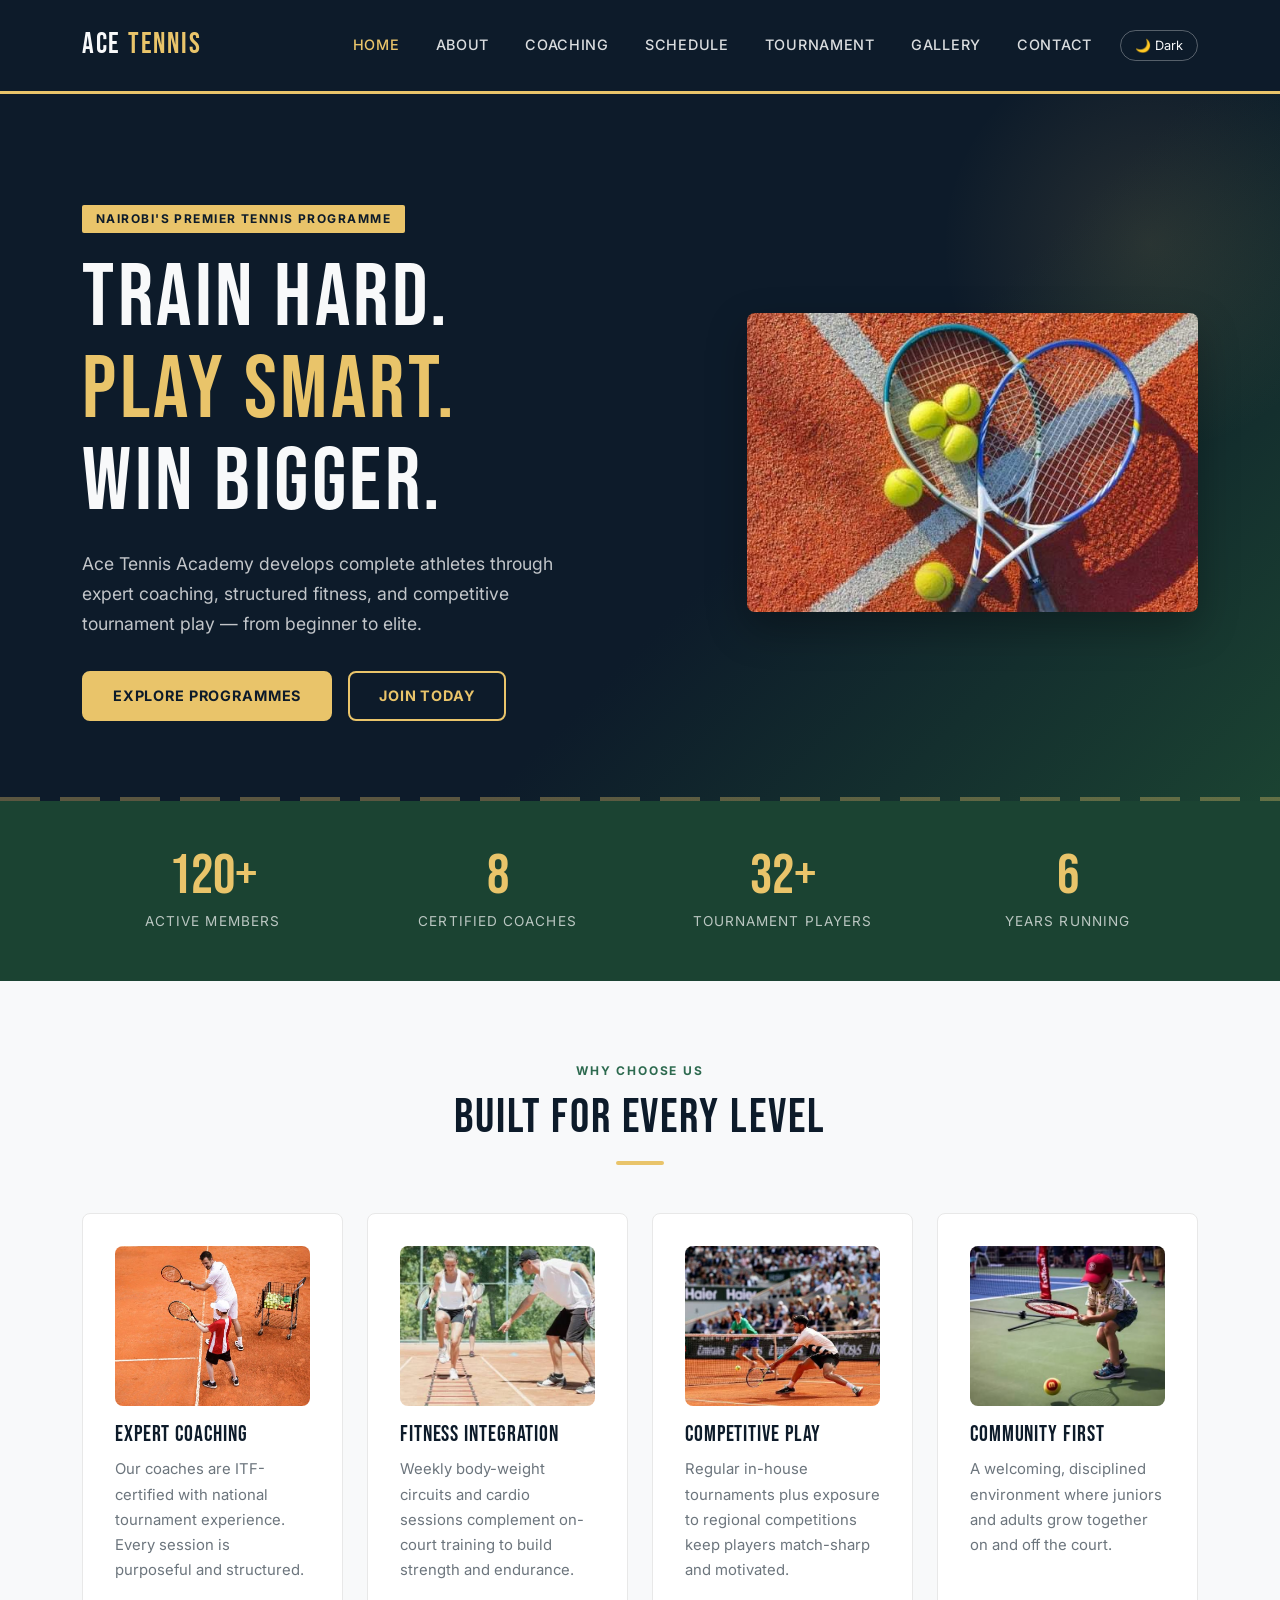
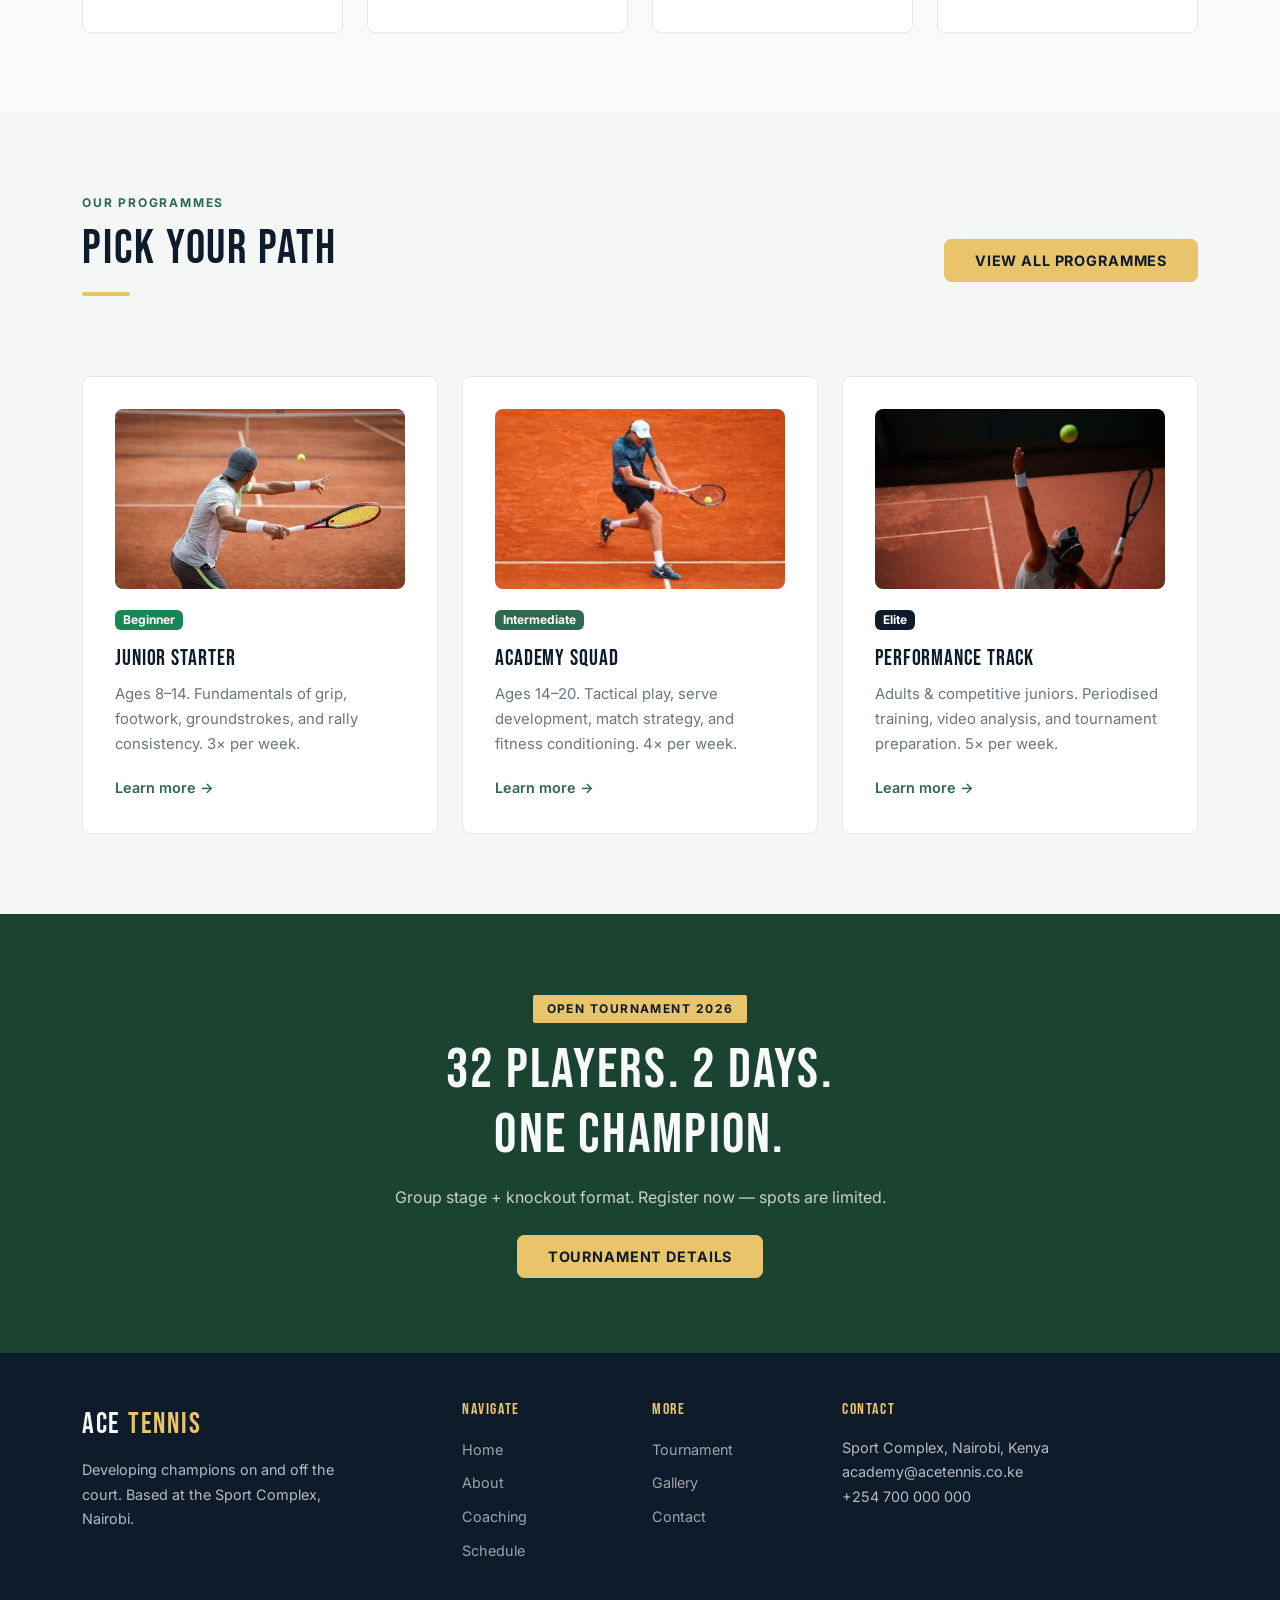
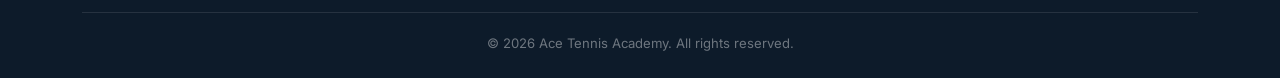
<file: tennis-academy/index.html>
<!DOCTYPE html>
<html lang="en">
<head>
  <!-- Character encoding and responsive viewport meta tag -->
  <meta charset="UTF-8" />
  <meta name="viewport" content="width=device-width, initial-scale=1.0" />
  <title>Ace Tennis Academy | Home</title>
  <!-- Bootstrap 5.3 CSS framework for responsive grid and components -->
  <link rel="stylesheet" href="https://cdn.jsdelivr.net/npm/bootstrap@5.3.3/dist/css/bootstrap.min.css" />
  <!-- Custom site-wide styles that override and extend Bootstrap defaults -->
  <link rel="stylesheet" href="css/style.css" />
</head>
<body>

<!-- Navigation Bar
     - Shared across all 7 pages with identical markup
     - sticky-top: stays fixed at the top of the viewport while scrolling
     - navbar-expand-lg: full horizontal menu on large screens, hamburger toggle on mobile
     - Dark mode toggle button is included as the last nav item -->
<nav class="navbar navbar-expand-lg sticky-top">
  <div class="container">
    <a class="navbar-brand" href="index.html">ACE <span>TENNIS</span></a>
    <button class="navbar-toggler" type="button" data-bs-toggle="collapse" data-bs-target="#navMenu" aria-controls="navMenu" aria-expanded="false" aria-label="Toggle navigation">
      <span class="navbar-toggler-icon"></span>
    </button>
    <div class="collapse navbar-collapse" id="navMenu">
      <ul class="navbar-nav ms-auto align-items-lg-center gap-lg-1">
        <li class="nav-item"><a class="nav-link" href="index.html">Home</a></li>
        <li class="nav-item"><a class="nav-link" href="about.html">About</a></li>
        <li class="nav-item"><a class="nav-link" href="coaching.html">Coaching</a></li>
        <li class="nav-item"><a class="nav-link" href="schedule.html">Schedule</a></li>
        <li class="nav-item"><a class="nav-link" href="tournament.html">Tournament</a></li>
        <li class="nav-item"><a class="nav-link" href="gallery.html">Gallery</a></li>
        <li class="nav-item"><a class="nav-link" href="contact.html">Contact</a></li>
        <li class="nav-item ms-lg-2">
          <button id="darkModeToggle">🌙 Dark</button>
        </li>
      </ul>
    </div>
  </div>
</nav>

<!-- Hero Section — Main landing area
     - Full-width gradient background (dark to green)
     - Two-column layout: text content (col-lg-7) and hero image (col-lg-5)
     - Hero image column is hidden on mobile (d-none d-lg-block) for cleaner layout
     - Contains primary CTA buttons linking to coaching and contact pages
     - Decorative gold dashed court line at the bottom via .hero-court-line -->
<section class="hero">
  <div class="container">
    <div class="row align-items-center">
      <div class="col-lg-7">
        <span class="hero-tag">Nairobi's Premier Tennis Programme</span>
        <h1>Train Hard.<br><span>Play Smart.</span><br>Win Bigger.</h1>
        <p>Ace Tennis Academy develops complete athletes through expert coaching, structured fitness, and competitive tournament play — from beginner to elite.</p>
        <div class="d-flex flex-wrap gap-3">
          <a href="coaching.html" class="btn-gold">Explore Programmes</a>
          <a href="contact.html" class="btn-outline-gold">Join Today</a>
        </div>
      </div>
      <div class="col-lg-5 d-none d-lg-block text-center mt-4 mt-lg-0">
        <img src="images/gallery/hero-training.jpg" alt="Tennis rackets and balls on court" style="border-radius: var(--radius); max-height: 360px; object-fit: cover; box-shadow: 0 16px 40px rgba(0,0,0,0.3);">
      </div>
    </div>
  </div>
  <div class="hero-court-line"></div>
</section>

<!-- Statistics Bar — Key academy numbers displayed in a green banner
     - col-6 col-md-3: 2 columns on mobile, 4 columns on tablet and above
     - Each stat uses "reveal" class for scroll-triggered fade-in animation (handled by main.js)
     - Numbers are styled with Bebas Neue font and gold colour for visual impact -->
<div class="stats-bar">
  <div class="container">
    <div class="row g-4 text-center">
      <div class="col-6 col-md-3 stat-item reveal">
        <div class="stat-number">120+</div>
        <div class="stat-label">Active Members</div>
      </div>
      <div class="col-6 col-md-3 stat-item reveal">
        <div class="stat-number">8</div>
        <div class="stat-label">Certified Coaches</div>
      </div>
      <div class="col-6 col-md-3 stat-item reveal">
        <div class="stat-number">32+</div>
        <div class="stat-label">Tournament Players</div>
      </div>
      <div class="col-6 col-md-3 stat-item reveal">
        <div class="stat-number">6</div>
        <div class="stat-label">Years Running</div>
      </div>
    </div>
  </div>
</div>

<!-- Why Choose Us Section — Four feature cards highlighting academy strengths
     - Each card contains an image, heading, and description paragraph
     - Uses Bootstrap grid: 2 columns on tablet (col-md-6), 4 on desktop (col-lg-3)
     - "reveal" class on each card triggers the IntersectionObserver scroll animation in main.js
     - Cards have hover effect: slight lift (translateY) and shadow via .card-feature CSS -->
<section>
  <div class="container">
    <div class="text-center mb-5 reveal">
      <span class="section-eyebrow">Why Choose Us</span>
      <h2 class="section-title">Built for Every Level</h2>
      <div class="section-divider mx-auto"></div>
    </div>
    <div class="row g-4">
      <div class="col-md-6 col-lg-3 reveal">
        <div class="card-feature">
          <img src="images/gallery/coaching-session.jpg" alt="Coach training a junior player" style="width:100%; height:160px; object-fit:cover; border-radius:var(--radius); margin-bottom:1rem;">
          <h4>Expert Coaching</h4>
          <p>Our coaches are ITF-certified with national tournament experience. Every session is purposeful and structured.</p>
        </div>
      </div>
      <div class="col-md-6 col-lg-3 reveal">
        <div class="card-feature">
          <img src="images/gallery/agility-ladder.jpg" alt="Agility ladder drills on court" style="width:100%; height:160px; object-fit:cover; border-radius:var(--radius); margin-bottom:1rem;">
          <h4>Fitness Integration</h4>
          <p>Weekly body-weight circuits and cardio sessions complement on-court training to build strength and endurance.</p>
        </div>
      </div>
      <div class="col-md-6 col-lg-3 reveal">
        <div class="card-feature">
          <img src="images/gallery/tournament-rally.jpg" alt="Competitive match rally" style="width:100%; height:160px; object-fit:cover; border-radius:var(--radius); margin-bottom:1rem;">
          <h4>Competitive Play</h4>
          <p>Regular in-house tournaments plus exposure to regional competitions keep players match-sharp and motivated.</p>
        </div>
      </div>
      <div class="col-md-6 col-lg-3 reveal">
        <div class="card-feature">
          <img src="images/gallery/young-beginner.jpg" alt="Young beginner learning tennis" style="width:100%; height:160px; object-fit:cover; border-radius:var(--radius); margin-bottom:1rem;">
          <h4>Community First</h4>
          <p>A welcoming, disciplined environment where juniors and adults grow together on and off the court.</p>
        </div>
      </div>
    </div>
  </div>
</section>

<!-- Programmes Preview Section — Showcases 3 of the 6 training programmes
     - Light grey background (#f4f7f5) to visually separate from surrounding sections
     - Three cards: Junior Starter (Beginner), Academy Squad (Intermediate), Performance Track (Elite)
     - Each card has a badge indicating skill level and a "Learn more" link to coaching.html
     - "View All Programmes" button links to the full coaching page for the remaining 3 programmes -->
<section style="background: #f4f7f5;">
  <div class="container">
    <div class="row align-items-center mb-5">
      <div class="col-md-8 reveal">
        <span class="section-eyebrow">Our Programmes</span>
        <h2 class="section-title">Pick Your Path</h2>
        <div class="section-divider"></div>
      </div>
      <div class="col-md-4 text-md-end reveal">
        <a href="coaching.html" class="btn-gold">View All Programmes</a>
      </div>
    </div>
    <div class="row g-4">
      <div class="col-md-4 reveal">
        <div class="card-feature">
          <img src="images/gallery/forehand-drill.jpg" alt="Forehand groundstroke technique" style="width:100%; height:180px; object-fit:cover; border-radius:var(--radius); margin-bottom:1rem;">
          <span class="badge bg-success mb-3">Beginner</span>
          <h4>Junior Starter</h4>
          <p>Ages 8–14. Fundamentals of grip, footwork, groundstrokes, and rally consistency. 3× per week.</p>
          <a href="coaching.html" class="text-green fw-semibold" style="font-size:0.9rem;">Learn more →</a>
        </div>
      </div>
      <div class="col-md-4 reveal">
        <div class="card-feature">
          <img src="images/gallery/backhand-drill.jpg" alt="Backhand groundstroke technique" style="width:100%; height:180px; object-fit:cover; border-radius:var(--radius); margin-bottom:1rem;">
          <span class="badge mb-3" style="background:var(--green-mid);">Intermediate</span>
          <h4>Academy Squad</h4>
          <p>Ages 14–20. Tactical play, serve development, match strategy, and fitness conditioning. 4× per week.</p>
          <a href="coaching.html" class="text-green fw-semibold" style="font-size:0.9rem;">Learn more →</a>
        </div>
      </div>
      <div class="col-md-4 reveal">
        <div class="card-feature">
          <img src="images/gallery/serve-technique.jpg" alt="Serve technique on clay court" style="width:100%; height:180px; object-fit:cover; border-radius:var(--radius); margin-bottom:1rem;">
          <span class="badge mb-3" style="background:var(--dark);">Elite</span>
          <h4>Performance Track</h4>
          <p>Adults & competitive juniors. Periodised training, video analysis, and tournament preparation. 5× per week.</p>
          <a href="coaching.html" class="text-green fw-semibold" style="font-size:0.9rem;">Learn more →</a>
        </div>
      </div>
    </div>
  </div>
</section>

<!-- Tournament Call-to-Action Section — Promotes the Ace Open 2026 tournament
     - Dark green background with centred text layout
     - Links to the tournament.html page for full draw and details -->
<section style="background: var(--green-dark); color: var(--white);">
  <div class="container text-center reveal">
    <span class="hero-tag mb-3 d-inline-block">Open Tournament 2026</span>
    <h2 style="font-size: clamp(2rem,5vw,3.5rem); color: var(--white);">32 Players. 2 Days.<br>One Champion.</h2>
    <p style="color: rgba(255,255,255,0.75); max-width: 500px; margin: 1rem auto 2rem;">Group stage + knockout format. Register now — spots are limited.</p>
    <a href="tournament.html" class="btn-gold">Tournament Details</a>
  </div>
</section>

<!-- Footer — Shared across all 7 pages
     - Dark background with four columns: brand info, primary nav links, secondary nav links, contact details
     - Uses Bootstrap grid: stacks on mobile, 4-column layout on large screens
     - Gold-coloured headings and semi-transparent white text for readability
     - Footer bottom bar contains copyright notice -->
<footer>
  <div class="container">
    <div class="row g-4">
      <div class="col-lg-4">
        <div class="footer-brand">ACE <span>TENNIS</span></div>
        <p style="font-size:0.9rem; max-width:280px;">Developing champions on and off the court. Based at the Sport Complex, Nairobi.</p>
      </div>
      <div class="col-6 col-lg-2">
        <h6>Navigate</h6>
        <ul class="footer-links">
          <li><a href="index.html">Home</a></li>
          <li><a href="about.html">About</a></li>
          <li><a href="coaching.html">Coaching</a></li>
          <li><a href="schedule.html">Schedule</a></li>
        </ul>
      </div>
      <div class="col-6 col-lg-2">
        <h6>More</h6>
        <ul class="footer-links">
          <li><a href="tournament.html">Tournament</a></li>
          <li><a href="gallery.html">Gallery</a></li>
          <li><a href="contact.html">Contact</a></li>
        </ul>
      </div>
      <div class="col-lg-4">
        <h6>Contact</h6>
        <p style="font-size:0.9rem;">Sport Complex, Nairobi, Kenya<br>
        academy@acetennis.co.ke<br>
        +254 700 000 000</p>
      </div>
    </div>
    <div class="footer-bottom">
      &copy; 2026 Ace Tennis Academy. All rights reserved.
    </div>
  </div>
</footer>

<!-- Bootstrap JS Bundle — includes Popper.js for dropdowns, tooltips, and navbar toggler -->
<script src="https://cdn.jsdelivr.net/npm/bootstrap@5.3.3/dist/js/bootstrap.bundle.min.js"></script>
<!-- Custom JS — handles dark mode toggle, active nav highlighting, scroll reveal animations -->
<script src="js/main.js"></script>
</body>
</html>
</file>
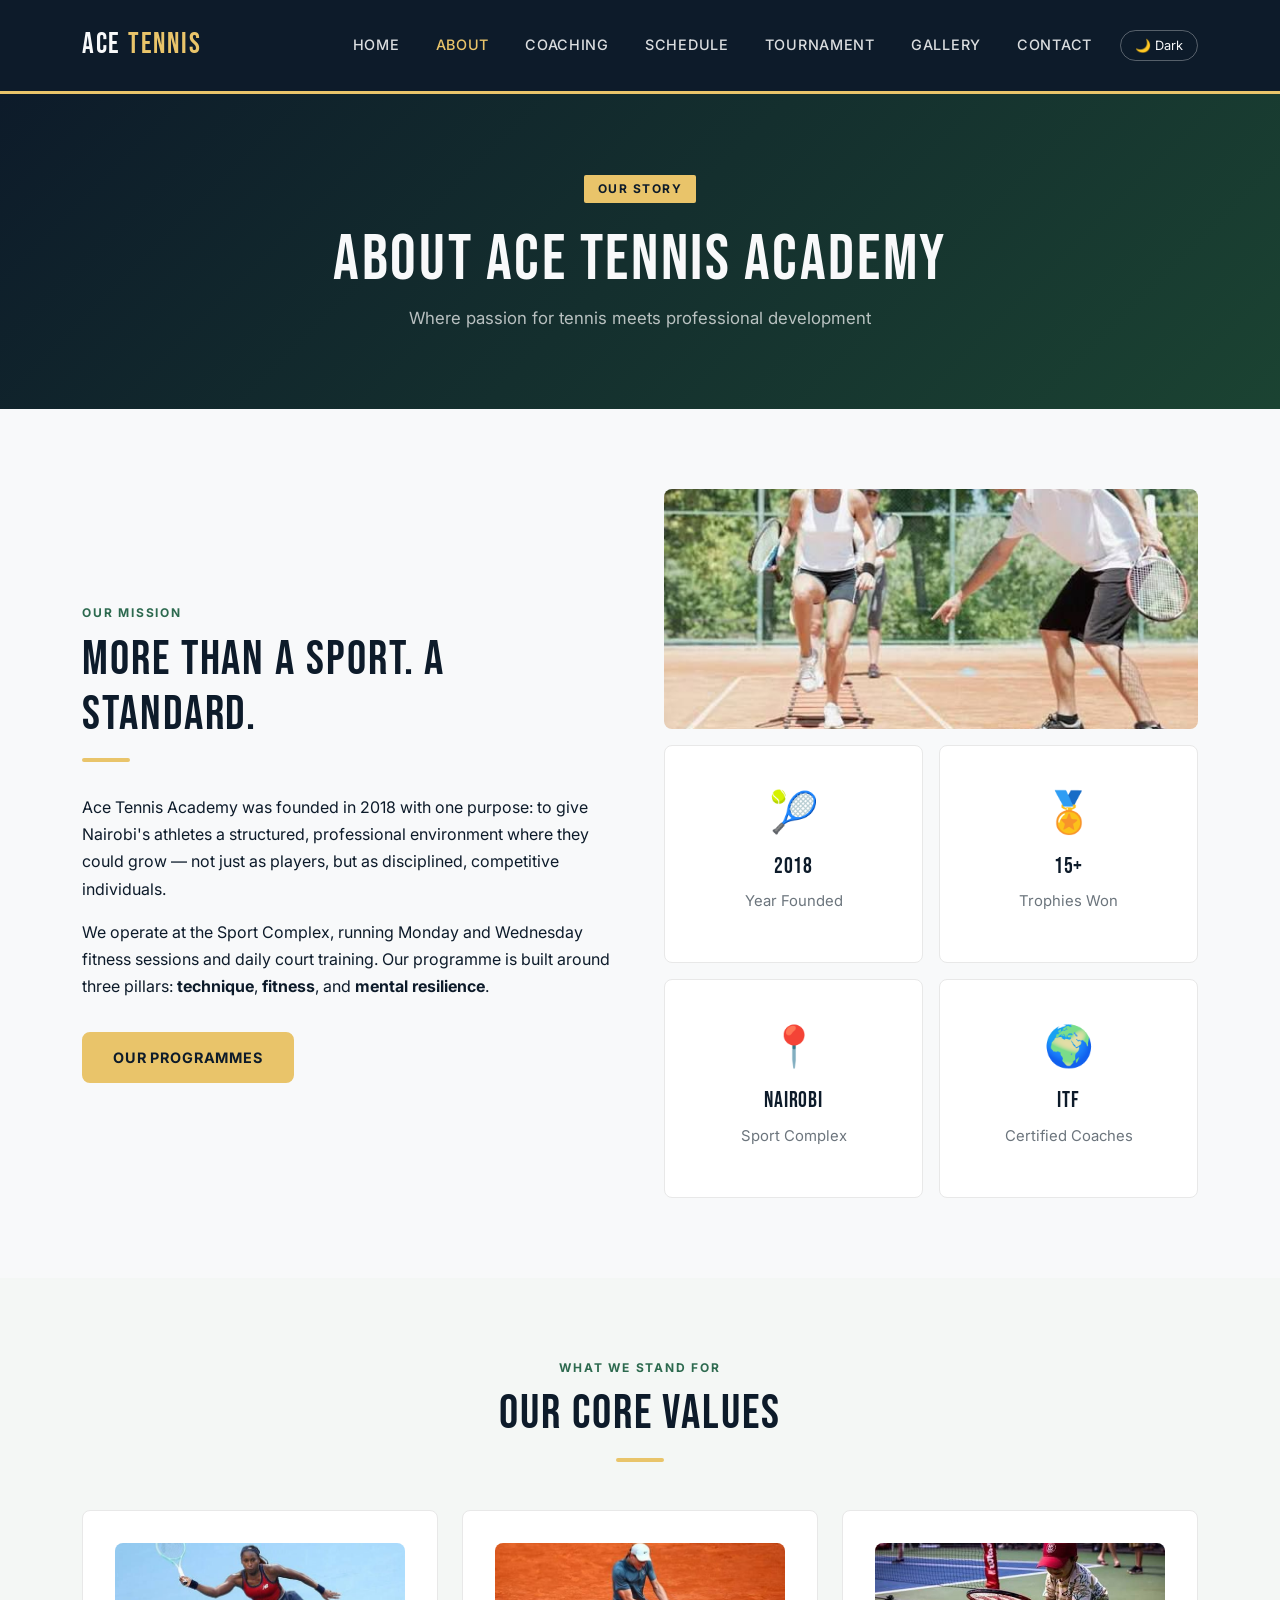
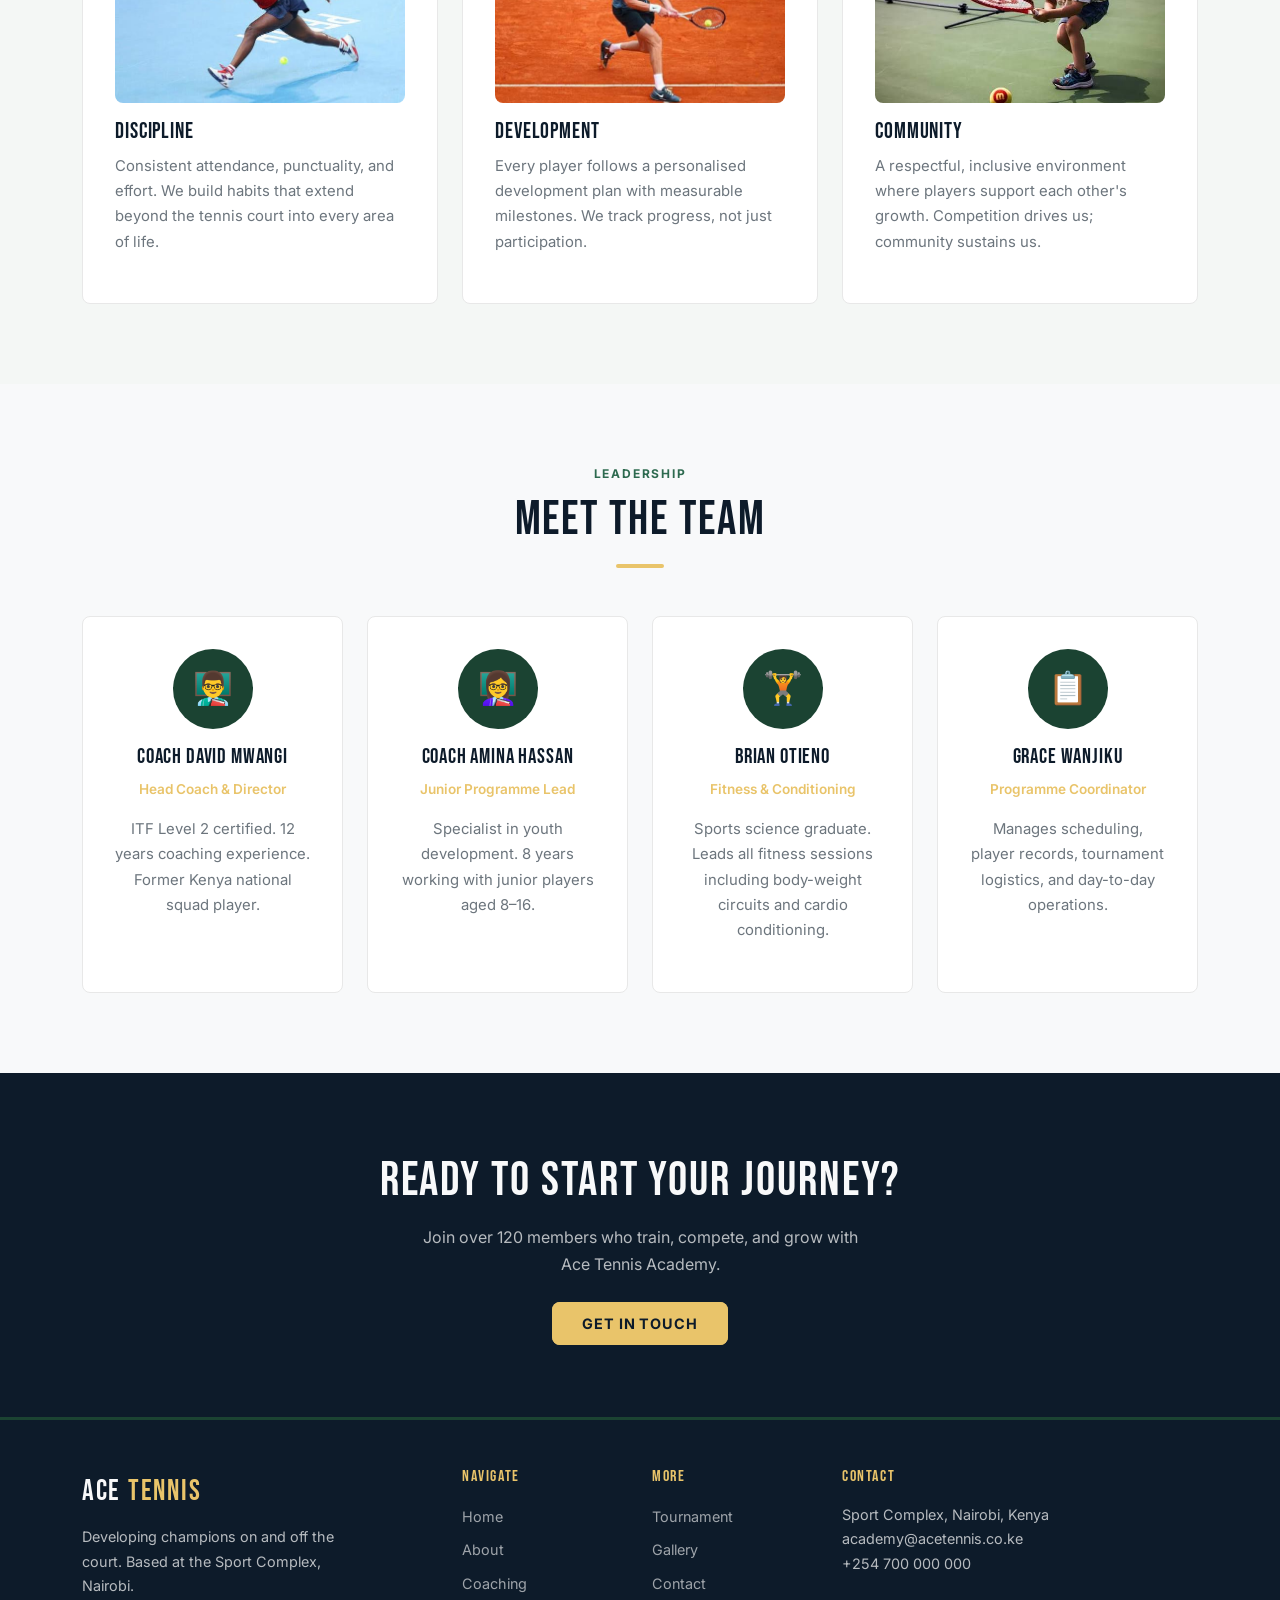
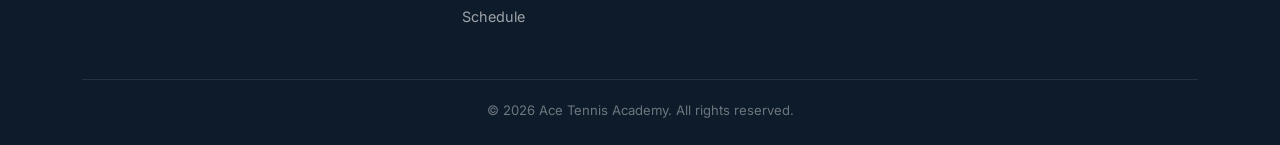
<file: tennis-academy/about.html>
<!DOCTYPE html>
<html lang="en">
<head>
  <!-- Character encoding and responsive viewport meta tag -->
  <meta charset="UTF-8" />
  <meta name="viewport" content="width=device-width, initial-scale=1.0" />
  <title>Ace Tennis Academy | About</title>
  <!-- Bootstrap 5.3 CSS framework for responsive grid and components -->
  <link rel="stylesheet" href="https://cdn.jsdelivr.net/npm/bootstrap@5.3.3/dist/css/bootstrap.min.css" />
  <!-- Custom site-wide styles that override and extend Bootstrap defaults -->
  <link rel="stylesheet" href="css/style.css" />
</head>
<body>

<!-- Navigation Bar — shared across all 7 pages (see index.html for full description) -->
<nav class="navbar navbar-expand-lg sticky-top">
  <div class="container">
    <a class="navbar-brand" href="index.html">ACE <span>TENNIS</span></a>
    <button class="navbar-toggler" type="button" data-bs-toggle="collapse" data-bs-target="#navMenu" aria-controls="navMenu" aria-expanded="false" aria-label="Toggle navigation">
      <span class="navbar-toggler-icon"></span>
    </button>
    <div class="collapse navbar-collapse" id="navMenu">
      <ul class="navbar-nav ms-auto align-items-lg-center gap-lg-1">
        <li class="nav-item"><a class="nav-link" href="index.html">Home</a></li>
        <li class="nav-item"><a class="nav-link" href="about.html">About</a></li>
        <li class="nav-item"><a class="nav-link" href="coaching.html">Coaching</a></li>
        <li class="nav-item"><a class="nav-link" href="schedule.html">Schedule</a></li>
        <li class="nav-item"><a class="nav-link" href="tournament.html">Tournament</a></li>
        <li class="nav-item"><a class="nav-link" href="gallery.html">Gallery</a></li>
        <li class="nav-item"><a class="nav-link" href="contact.html">Contact</a></li>
        <li class="nav-item ms-lg-2"><button id="darkModeToggle">🌙 Dark</button></li>
      </ul>
    </div>
  </div>
</nav>

<!-- Page Hero Banner — gradient header used on all inner pages
     - Displays page title, subtitle, and a small tag badge
     - Styled via .page-hero class in style.css -->
<div class="page-hero">
  <div class="container">
    <span class="hero-tag">Our Story</span>
    <h1>About Ace Tennis Academy</h1>
    <p>Where passion for tennis meets professional development</p>
  </div>
</div>

<!-- Mission Section — Two-column layout
     - Left column (col-lg-6): mission statement text with a CTA button to coaching page
     - Right column (col-lg-6): hero image on top, followed by a 2x2 grid of stat cards
     - Stat cards display founding year, trophies won, location, and coach certification
     - "reveal" class triggers scroll-in animation via IntersectionObserver in main.js -->
<section>
  <div class="container">
    <div class="row align-items-center g-5">
      <div class="col-lg-6 reveal">
        <span class="section-eyebrow">Our Mission</span>
        <h2 class="section-title">More Than a Sport. A Standard.</h2>
        <div class="section-divider"></div>
        <p>Ace Tennis Academy was founded in 2018 with one purpose: to give Nairobi's athletes a structured, professional environment where they could grow — not just as players, but as disciplined, competitive individuals.</p>
        <p>We operate at the Sport Complex, running Monday and Wednesday fitness sessions and daily court training. Our programme is built around three pillars: <strong>technique</strong>, <strong>fitness</strong>, and <strong>mental resilience</strong>.</p>
        <a href="coaching.html" class="btn-gold mt-3 d-inline-block">Our Programmes</a>
      </div>
      <div class="col-lg-6 reveal">
        <img src="images/gallery/agility-ladder.jpg" alt="Agility and footwork drills on court" style="width:100%; height:240px; object-fit:cover; border-radius:var(--radius); margin-bottom:1rem;">
        <div class="row g-3">
          <div class="col-6">
            <div class="card-feature text-center">
              <div style="font-size:2.5rem; margin-bottom:0.5rem;">🎾</div>
              <h4>2018</h4>
              <p>Year Founded</p>
            </div>
          </div>
          <div class="col-6">
            <div class="card-feature text-center">
              <div style="font-size:2.5rem; margin-bottom:0.5rem;">🏅</div>
              <h4>15+</h4>
              <p>Trophies Won</p>
            </div>
          </div>
          <div class="col-6">
            <div class="card-feature text-center">
              <div style="font-size:2.5rem; margin-bottom:0.5rem;">📍</div>
              <h4>Nairobi</h4>
              <p>Sport Complex</p>
            </div>
          </div>
          <div class="col-6">
            <div class="card-feature text-center">
              <div style="font-size:2.5rem; margin-bottom:0.5rem;">🌍</div>
              <h4>ITF</h4>
              <p>Certified Coaches</p>
            </div>
          </div>
        </div>
      </div>
    </div>
  </div>
</section>

<!-- Core Values Section — Three feature cards on a light grey background
     - Each card has an image, a value name (Discipline, Development, Community), and description
     - Grey background (#f4f7f5) creates visual separation between sections -->
<section style="background:#f4f7f5;">
  <div class="container">
    <div class="text-center mb-5 reveal">
      <span class="section-eyebrow">What We Stand For</span>
      <h2 class="section-title">Our Core Values</h2>
      <div class="section-divider mx-auto"></div>
    </div>
    <div class="row g-4">
      <div class="col-md-4 reveal">
        <div class="card-feature">
          <img src="images/gallery/elite-court-movement.jpg" alt="Elite player in motion on court" style="width:100%; height:160px; object-fit:cover; border-radius:var(--radius); margin-bottom:1rem;">
          <h4>Discipline</h4>
          <p>Consistent attendance, punctuality, and effort. We build habits that extend beyond the tennis court into every area of life.</p>
        </div>
      </div>
      <div class="col-md-4 reveal">
        <div class="card-feature">
          <img src="images/gallery/backhand-drill.jpg" alt="Backhand technique development" style="width:100%; height:160px; object-fit:cover; border-radius:var(--radius); margin-bottom:1rem;">
          <h4>Development</h4>
          <p>Every player follows a personalised development plan with measurable milestones. We track progress, not just participation.</p>
        </div>
      </div>
      <div class="col-md-4 reveal">
        <div class="card-feature">
          <img src="images/gallery/young-beginner.jpg" alt="Young beginner learning tennis" style="width:100%; height:160px; object-fit:cover; border-radius:var(--radius); margin-bottom:1rem;">
          <h4>Community</h4>
          <p>A respectful, inclusive environment where players support each other's growth. Competition drives us; community sustains us.</p>
        </div>
      </div>
    </div>
  </div>
</section>

<!-- Team Section — Coach profiles displayed in a 4-column grid
     - Each card shows a circular emoji avatar (border-radius: 50%), name, role, and bio
     - col-sm-6 col-lg-3: 2 columns on small screens, 4 on large screens
     - Profiles: Head Coach, Junior Lead, Fitness Coach, Programme Coordinator -->
<section>
  <div class="container">
    <div class="text-center mb-5 reveal">
      <span class="section-eyebrow">Leadership</span>
      <h2 class="section-title">Meet the Team</h2>
      <div class="section-divider mx-auto"></div>
    </div>
    <div class="row g-4 justify-content-center">
      <div class="col-sm-6 col-lg-3 reveal">
        <div class="card-feature text-center">
          <div style="width:80px;height:80px;border-radius:50%;background:var(--green-dark);display:flex;align-items:center;justify-content:center;font-size:2rem;margin:0 auto 1rem;">👨‍🏫</div>
          <h4 style="font-size:1.3rem;">Coach David Mwangi</h4>
          <p class="text-gold fw-semibold" style="font-size:0.85rem;">Head Coach & Director</p>
          <p>ITF Level 2 certified. 12 years coaching experience. Former Kenya national squad player.</p>
        </div>
      </div>
      <div class="col-sm-6 col-lg-3 reveal">
        <div class="card-feature text-center">
          <div style="width:80px;height:80px;border-radius:50%;background:var(--green-dark);display:flex;align-items:center;justify-content:center;font-size:2rem;margin:0 auto 1rem;">👩‍🏫</div>
          <h4 style="font-size:1.3rem;">Coach Amina Hassan</h4>
          <p class="text-gold fw-semibold" style="font-size:0.85rem;">Junior Programme Lead</p>
          <p>Specialist in youth development. 8 years working with junior players aged 8–16.</p>
        </div>
      </div>
      <div class="col-sm-6 col-lg-3 reveal">
        <div class="card-feature text-center">
          <div style="width:80px;height:80px;border-radius:50%;background:var(--green-dark);display:flex;align-items:center;justify-content:center;font-size:2rem;margin:0 auto 1rem;">🏋️</div>
          <h4 style="font-size:1.3rem;">Brian Otieno</h4>
          <p class="text-gold fw-semibold" style="font-size:0.85rem;">Fitness & Conditioning</p>
          <p>Sports science graduate. Leads all fitness sessions including body-weight circuits and cardio conditioning.</p>
        </div>
      </div>
      <div class="col-sm-6 col-lg-3 reveal">
        <div class="card-feature text-center">
          <div style="width:80px;height:80px;border-radius:50%;background:var(--green-dark);display:flex;align-items:center;justify-content:center;font-size:2rem;margin:0 auto 1rem;">📋</div>
          <h4 style="font-size:1.3rem;">Grace Wanjiku</h4>
          <p class="text-gold fw-semibold" style="font-size:0.85rem;">Programme Coordinator</p>
          <p>Manages scheduling, player records, tournament logistics, and day-to-day operations.</p>
        </div>
      </div>
    </div>
  </div>
</section>

<!-- Call-to-Action Section — Encourages visitors to join the academy
     - Dark background with centred text and a gold CTA button linking to contact page -->
<section style="background:var(--dark); color:var(--white); text-align:center;">
  <div class="container reveal">
    <h2 style="color:var(--white); font-size: clamp(2rem,5vw,3rem);">Ready to Start Your Journey?</h2>
    <p style="color:rgba(255,255,255,0.7); margin: 1rem auto 2rem; max-width:450px;">Join over 120 members who train, compete, and grow with Ace Tennis Academy.</p>
    <a href="contact.html" class="btn-gold">Get In Touch</a>
  </div>
</section>

<!-- Footer — shared across all 7 pages (see index.html for full description) -->
<footer>
  <div class="container">
    <div class="row g-4">
      <div class="col-lg-4">
        <div class="footer-brand">ACE <span>TENNIS</span></div>
        <p style="font-size:0.9rem; max-width:280px;">Developing champions on and off the court. Based at the Sport Complex, Nairobi.</p>
      </div>
      <div class="col-6 col-lg-2">
        <h6>Navigate</h6>
        <ul class="footer-links">
          <li><a href="index.html">Home</a></li>
          <li><a href="about.html">About</a></li>
          <li><a href="coaching.html">Coaching</a></li>
          <li><a href="schedule.html">Schedule</a></li>
        </ul>
      </div>
      <div class="col-6 col-lg-2">
        <h6>More</h6>
        <ul class="footer-links">
          <li><a href="tournament.html">Tournament</a></li>
          <li><a href="gallery.html">Gallery</a></li>
          <li><a href="contact.html">Contact</a></li>
        </ul>
      </div>
      <div class="col-lg-4">
        <h6>Contact</h6>
        <p style="font-size:0.9rem;">Sport Complex, Nairobi, Kenya<br>academy@acetennis.co.ke<br>+254 700 000 000</p>
      </div>
    </div>
    <div class="footer-bottom">&copy; 2026 Ace Tennis Academy. All rights reserved.</div>
  </div>
</footer>

<!-- Bootstrap JS Bundle — includes Popper.js for dropdowns and navbar toggler -->
<script src="https://cdn.jsdelivr.net/npm/bootstrap@5.3.3/dist/js/bootstrap.bundle.min.js"></script>
<!-- Custom JS — handles dark mode, active nav, scroll reveal animations -->
<script src="js/main.js"></script>
</body>
</html>
</file>
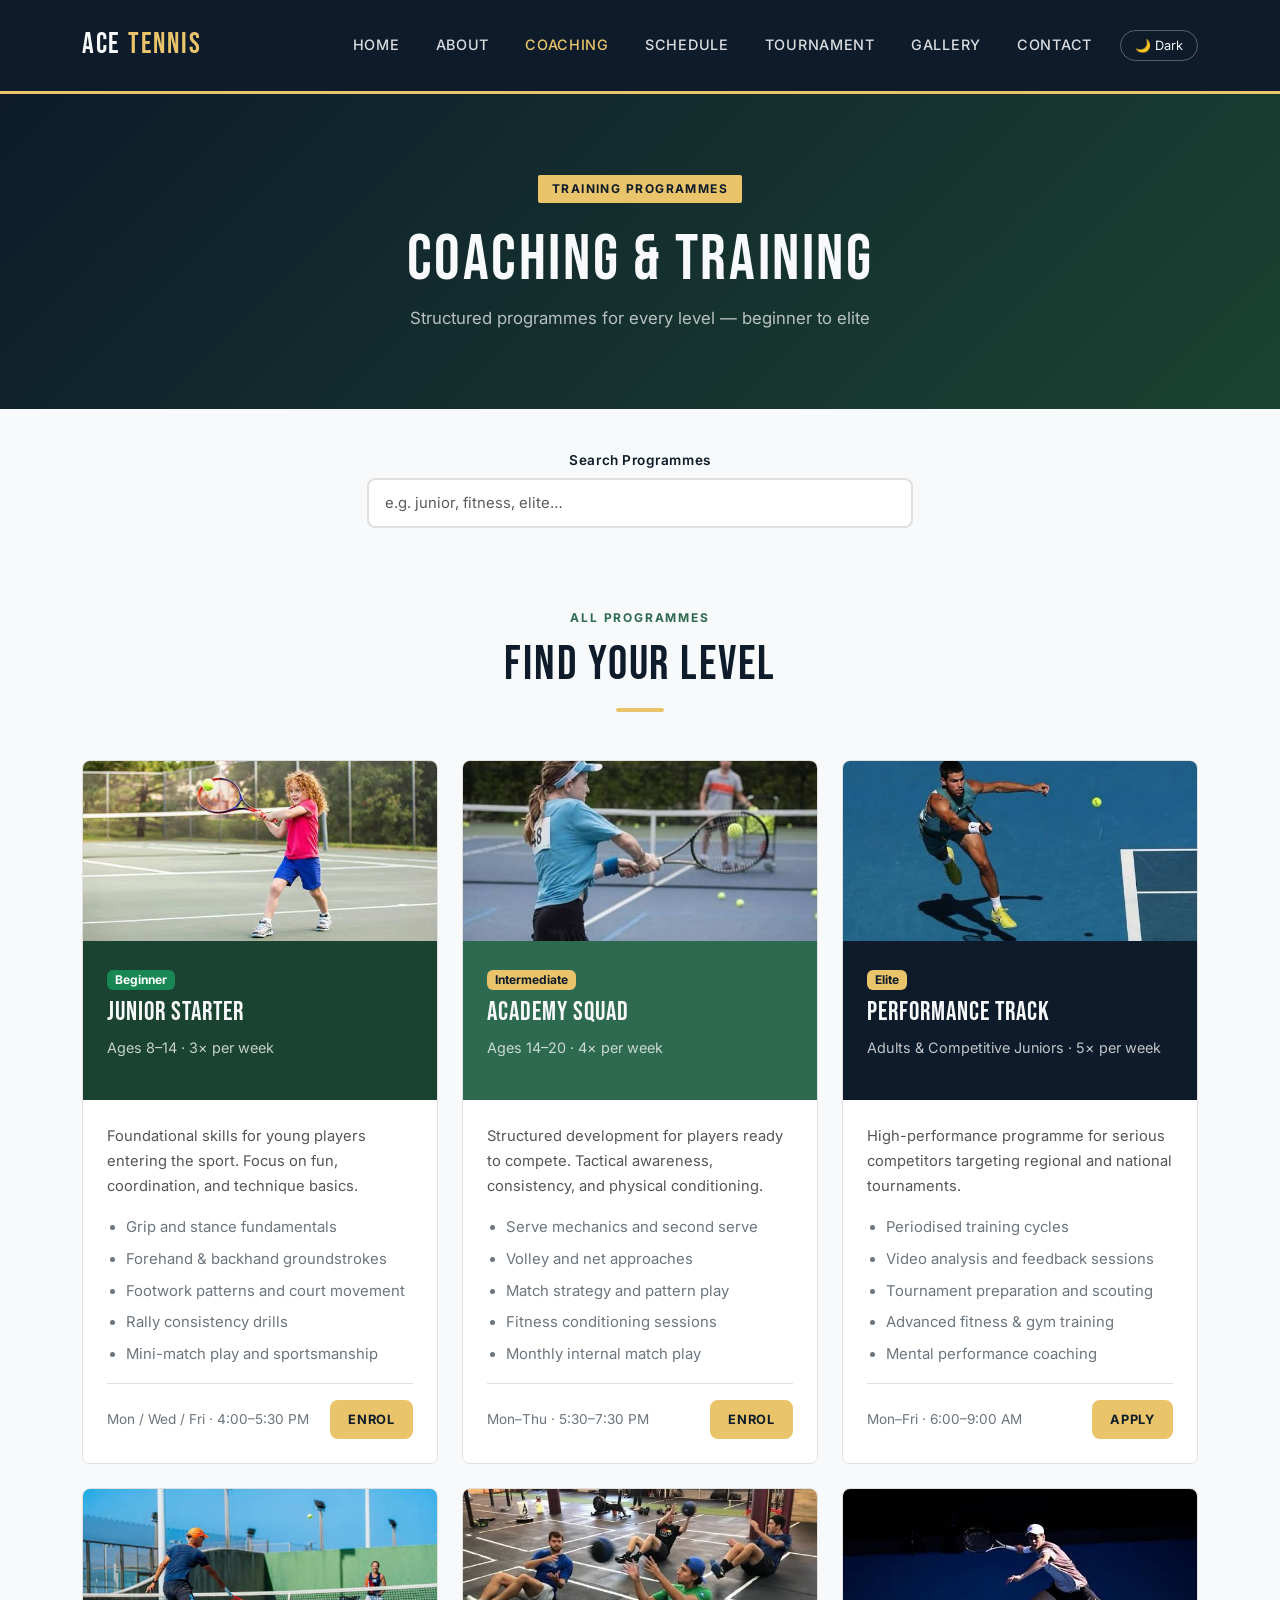
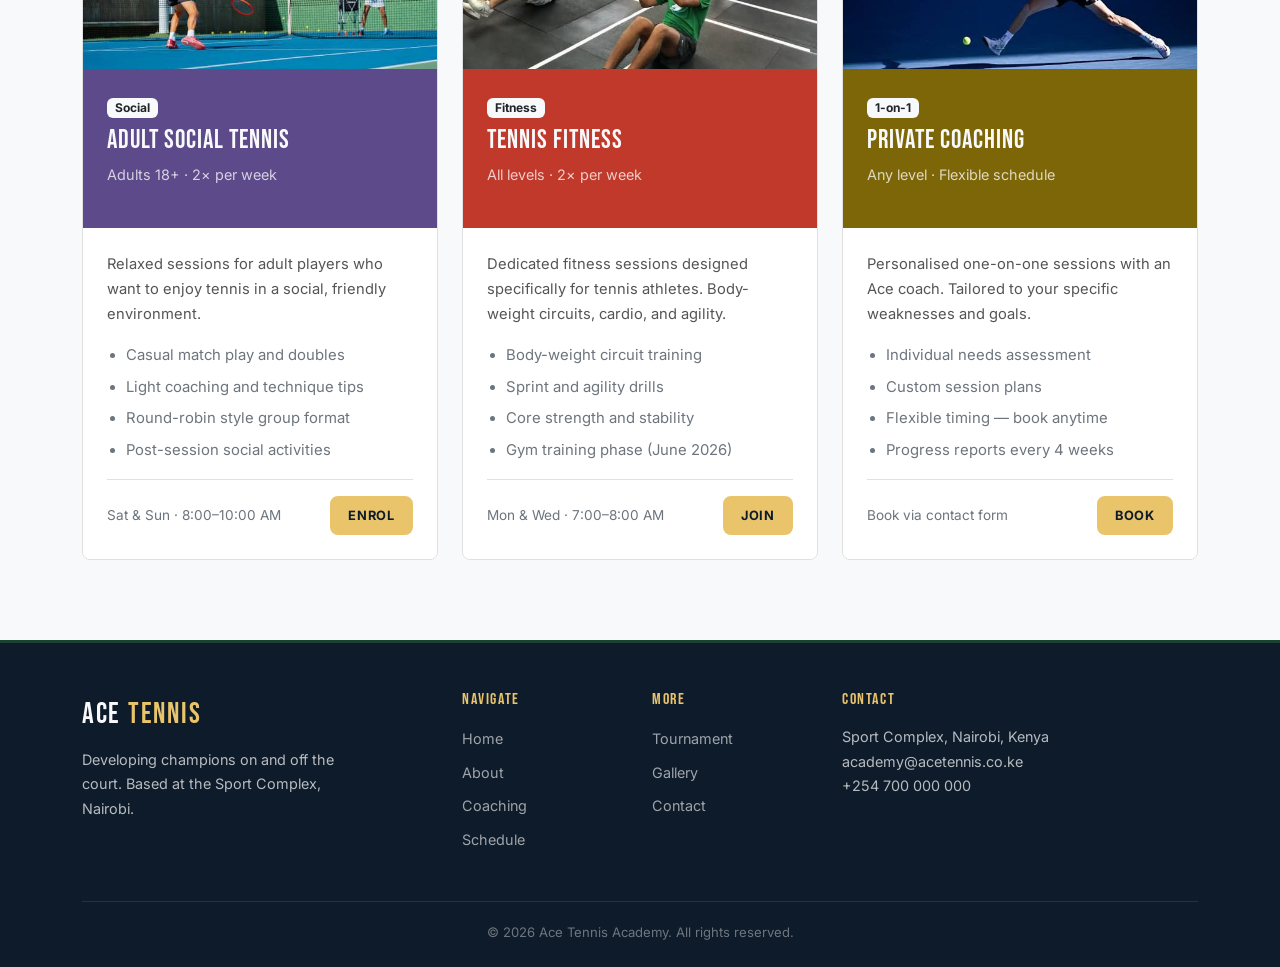
<file: tennis-academy/coaching.html>
<!DOCTYPE html>
<html lang="en">
<head>
  <!-- Character encoding and responsive viewport meta tag -->
  <meta charset="UTF-8" />
  <meta name="viewport" content="width=device-width, initial-scale=1.0" />
  <title>Ace Tennis Academy | Coaching</title>
  <!-- Bootstrap 5.3 CSS framework for responsive grid and components -->
  <link rel="stylesheet" href="https://cdn.jsdelivr.net/npm/bootstrap@5.3.3/dist/css/bootstrap.min.css" />
  <!-- Custom site-wide styles that override and extend Bootstrap defaults -->
  <link rel="stylesheet" href="css/style.css" />
</head>
<body>

<!-- Navigation Bar — shared across all 7 pages (see index.html for full description) -->
<nav class="navbar navbar-expand-lg sticky-top">
  <div class="container">
    <a class="navbar-brand" href="index.html">ACE <span>TENNIS</span></a>
    <button class="navbar-toggler" type="button" data-bs-toggle="collapse" data-bs-target="#navMenu" aria-controls="navMenu" aria-expanded="false" aria-label="Toggle navigation">
      <span class="navbar-toggler-icon"></span>
    </button>
    <div class="collapse navbar-collapse" id="navMenu">
      <ul class="navbar-nav ms-auto align-items-lg-center gap-lg-1">
        <li class="nav-item"><a class="nav-link" href="index.html">Home</a></li>
        <li class="nav-item"><a class="nav-link" href="about.html">About</a></li>
        <li class="nav-item"><a class="nav-link" href="coaching.html">Coaching</a></li>
        <li class="nav-item"><a class="nav-link" href="schedule.html">Schedule</a></li>
        <li class="nav-item"><a class="nav-link" href="tournament.html">Tournament</a></li>
        <li class="nav-item"><a class="nav-link" href="gallery.html">Gallery</a></li>
        <li class="nav-item"><a class="nav-link" href="contact.html">Contact</a></li>
        <li class="nav-item ms-lg-2"><button id="darkModeToggle">🌙 Dark</button></li>
      </ul>
    </div>
  </div>
</nav>

<div class="page-hero">
  <div class="container">
    <span class="hero-tag">Training Programmes</span>
    <h1>Coaching & Training</h1>
    <p>Structured programmes for every level — beginner to elite</p>
  </div>
</div>

<!-- Live Search Bar — Filters programme cards in real time as the user types
     - Input triggers the 'input' event listener in main.js
     - JS hides any .programme-card whose text content doesn't match the search query
     - Allows users to quickly find a specific programme by name or keyword -->
<section style="padding: 40px 0 0;">
  <div class="container">
    <div class="row justify-content-center">
      <div class="col-md-6 reveal">
        <label for="programmeSearch" class="form-label text-center d-block fw-semibold">Search Programmes</label>
        <input type="search" id="programmeSearch" class="form-control" placeholder="e.g. junior, fitness, elite…" aria-label="Search programmes" />
      </div>
    </div>
  </div>
</section>

<!-- Programme Cards Section — All 6 training programmes displayed in a card grid
     - col-md-6 col-lg-4: 1 column on mobile, 2 on tablet, 3 on desktop
     - Each card has: an image, a coloured header (varies by level), and a white body
     - Body contains: description, feature list (ul), schedule info, and enrol/apply button
     - Programmes: Junior Starter, Academy Squad, Performance Track,
       Adult Social Tennis, Tennis Fitness, Private Coaching -->
<section>
  <div class="container">
    <div class="text-center mb-5 reveal">
      <span class="section-eyebrow">All Programmes</span>
      <h2 class="section-title">Find Your Level</h2>
      <div class="section-divider mx-auto"></div>
    </div>
    <div class="row g-4">

      <!-- Programme 1: Junior Starter — Beginner level, ages 8-14, 3x/week -->
      <div class="col-md-6 col-lg-4 reveal">
        <div class="programme-card">
          <img src="images/gallery/junior-forehand.jpg" alt="Junior player hitting a forehand" style="width:100%; height:180px; object-fit:cover;">
          <div class="programme-card-header">
            <span class="badge bg-success mb-2">Beginner</span>
            <h3>Junior Starter</h3>
            <p style="font-size:0.9rem; color:rgba(255,255,255,0.75);">Ages 8–14 · 3× per week</p>
          </div>
          <div class="programme-card-body">
            <p style="font-size:0.92rem; color:#555; margin-bottom:1rem;">Foundational skills for young players entering the sport. Focus on fun, coordination, and technique basics.</p>
            <ul>
              <li>Grip and stance fundamentals</li>
              <li>Forehand & backhand groundstrokes</li>
              <li>Footwork patterns and court movement</li>
              <li>Rally consistency drills</li>
              <li>Mini-match play and sportsmanship</li>
            </ul>
            <div class="mt-3 pt-3 border-top d-flex justify-content-between align-items-center">
              <span style="font-size:0.85rem; color:var(--grey);">Mon / Wed / Fri · 4:00–5:30 PM</span>
              <a href="contact.html" class="btn-gold" style="padding:0.4rem 1rem; font-size:0.8rem;">Enrol</a>
            </div>
          </div>
        </div>
      </div>

      <!-- Programme 2: Academy Squad — Intermediate level, ages 14-20, 4x/week -->
      <div class="col-md-6 col-lg-4 reveal">
        <div class="programme-card">
          <img src="images/gallery/backhand-feed.jpg" alt="Backhand from a fed ball in training" style="width:100%; height:180px; object-fit:cover;">
          <div class="programme-card-header" style="background: var(--green-mid);">
            <span class="badge mb-2" style="background:var(--gold); color:var(--dark);">Intermediate</span>
            <h3>Academy Squad</h3>
            <p style="font-size:0.9rem; color:rgba(255,255,255,0.75);">Ages 14–20 · 4× per week</p>
          </div>
          <div class="programme-card-body">
            <p style="font-size:0.92rem; color:#555; margin-bottom:1rem;">Structured development for players ready to compete. Tactical awareness, consistency, and physical conditioning.</p>
            <ul>
              <li>Serve mechanics and second serve</li>
              <li>Volley and net approaches</li>
              <li>Match strategy and pattern play</li>
              <li>Fitness conditioning sessions</li>
              <li>Monthly internal match play</li>
            </ul>
            <div class="mt-3 pt-3 border-top d-flex justify-content-between align-items-center">
              <span style="font-size:0.85rem; color:var(--grey);">Mon–Thu · 5:30–7:30 PM</span>
              <a href="contact.html" class="btn-gold" style="padding:0.4rem 1rem; font-size:0.8rem;">Enrol</a>
            </div>
          </div>
        </div>
      </div>

      <!-- Programme 3: Performance Track — Elite level, adults & competitive juniors, 5x/week -->
      <div class="col-md-6 col-lg-4 reveal">
        <div class="programme-card">
          <img src="images/gallery/elite-movement.jpg" alt="Elite player explosive court movement" style="width:100%; height:180px; object-fit:cover;">
          <div class="programme-card-header" style="background: var(--dark);">
            <span class="badge mb-2" style="background:var(--gold); color:var(--dark);">Elite</span>
            <h3>Performance Track</h3>
            <p style="font-size:0.9rem; color:rgba(255,255,255,0.75);">Adults & Competitive Juniors · 5× per week</p>
          </div>
          <div class="programme-card-body">
            <p style="font-size:0.92rem; color:#555; margin-bottom:1rem;">High-performance programme for serious competitors targeting regional and national tournaments.</p>
            <ul>
              <li>Periodised training cycles</li>
              <li>Video analysis and feedback sessions</li>
              <li>Tournament preparation and scouting</li>
              <li>Advanced fitness & gym training</li>
              <li>Mental performance coaching</li>
            </ul>
            <div class="mt-3 pt-3 border-top d-flex justify-content-between align-items-center">
              <span style="font-size:0.85rem; color:var(--grey);">Mon–Fri · 6:00–9:00 AM</span>
              <a href="contact.html" class="btn-gold" style="padding:0.4rem 1rem; font-size:0.8rem;">Apply</a>
            </div>
          </div>
        </div>
      </div>

      <!-- Programme 4: Adult Social Tennis — Casual/social level, adults 18+, 2x/week -->
      <div class="col-md-6 col-lg-4 reveal">
        <div class="programme-card">
          <img src="images/gallery/coach-feeding.jpg" alt="Coach feeding balls during social session" style="width:100%; height:180px; object-fit:cover;">
          <div class="programme-card-header" style="background: #5c4a8a;">
            <span class="badge mb-2 bg-light text-dark">Social</span>
            <h3>Adult Social Tennis</h3>
            <p style="font-size:0.9rem; color:rgba(255,255,255,0.75);">Adults 18+ · 2× per week</p>
          </div>
          <div class="programme-card-body">
            <p style="font-size:0.92rem; color:#555; margin-bottom:1rem;">Relaxed sessions for adult players who want to enjoy tennis in a social, friendly environment.</p>
            <ul>
              <li>Casual match play and doubles</li>
              <li>Light coaching and technique tips</li>
              <li>Round-robin style group format</li>
              <li>Post-session social activities</li>
            </ul>
            <div class="mt-3 pt-3 border-top d-flex justify-content-between align-items-center">
              <span style="font-size:0.85rem; color:var(--grey);">Sat & Sun · 8:00–10:00 AM</span>
              <a href="contact.html" class="btn-gold" style="padding:0.4rem 1rem; font-size:0.8rem;">Enrol</a>
            </div>
          </div>
        </div>
      </div>

      <!-- Programme 5: Tennis Fitness — All levels, body-weight circuits and cardio, 2x/week -->
      <div class="col-md-6 col-lg-4 reveal">
        <div class="programme-card">
          <img src="images/gallery/gym-training.jpg" alt="Gym core training session" style="width:100%; height:180px; object-fit:cover;">
          <div class="programme-card-header" style="background: #c0392b;">
            <span class="badge mb-2 bg-light text-dark">Fitness</span>
            <h3>Tennis Fitness</h3>
            <p style="font-size:0.9rem; color:rgba(255,255,255,0.75);">All levels · 2× per week</p>
          </div>
          <div class="programme-card-body">
            <p style="font-size:0.92rem; color:#555; margin-bottom:1rem;">Dedicated fitness sessions designed specifically for tennis athletes. Body-weight circuits, cardio, and agility.</p>
            <ul>
              <li>Body-weight circuit training</li>
              <li>Sprint and agility drills</li>
              <li>Core strength and stability</li>
              <li>Gym training phase (June 2026)</li>
            </ul>
            <div class="mt-3 pt-3 border-top d-flex justify-content-between align-items-center">
              <span style="font-size:0.85rem; color:var(--grey);">Mon & Wed · 7:00–8:00 AM</span>
              <a href="contact.html" class="btn-gold" style="padding:0.4rem 1rem; font-size:0.8rem;">Join</a>
            </div>
          </div>
        </div>
      </div>

      <!-- Programme 6: Private Coaching — 1-on-1 sessions, any level, flexible schedule -->
      <div class="col-md-6 col-lg-4 reveal">
        <div class="programme-card">
          <img src="images/gallery/match-tracking.jpg" alt="Player tracking ball during match" style="width:100%; height:180px; object-fit:cover;">
          <div class="programme-card-header" style="background: #7d6608;">
            <span class="badge mb-2 bg-light text-dark">1-on-1</span>
            <h3>Private Coaching</h3>
            <p style="font-size:0.9rem; color:rgba(255,255,255,0.75);">Any level · Flexible schedule</p>
          </div>
          <div class="programme-card-body">
            <p style="font-size:0.92rem; color:#555; margin-bottom:1rem;">Personalised one-on-one sessions with an Ace coach. Tailored to your specific weaknesses and goals.</p>
            <ul>
              <li>Individual needs assessment</li>
              <li>Custom session plans</li>
              <li>Flexible timing — book anytime</li>
              <li>Progress reports every 4 weeks</li>
            </ul>
            <div class="mt-3 pt-3 border-top d-flex justify-content-between align-items-center">
              <span style="font-size:0.85rem; color:var(--grey);">Book via contact form</span>
              <a href="contact.html" class="btn-gold" style="padding:0.4rem 1rem; font-size:0.8rem;">Book</a>
            </div>
          </div>
        </div>
      </div>

    </div>
  </div>
</section>

<!-- Footer — shared across all 7 pages (see index.html for full description) -->
<footer>
  <div class="container">
    <div class="row g-4">
      <div class="col-lg-4">
        <div class="footer-brand">ACE <span>TENNIS</span></div>
        <p style="font-size:0.9rem; max-width:280px;">Developing champions on and off the court. Based at the Sport Complex, Nairobi.</p>
      </div>
      <div class="col-6 col-lg-2">
        <h6>Navigate</h6>
        <ul class="footer-links">
          <li><a href="index.html">Home</a></li>
          <li><a href="about.html">About</a></li>
          <li><a href="coaching.html">Coaching</a></li>
          <li><a href="schedule.html">Schedule</a></li>
        </ul>
      </div>
      <div class="col-6 col-lg-2">
        <h6>More</h6>
        <ul class="footer-links">
          <li><a href="tournament.html">Tournament</a></li>
          <li><a href="gallery.html">Gallery</a></li>
          <li><a href="contact.html">Contact</a></li>
        </ul>
      </div>
      <div class="col-lg-4">
        <h6>Contact</h6>
        <p style="font-size:0.9rem;">Sport Complex, Nairobi, Kenya<br>academy@acetennis.co.ke<br>+254 700 000 000</p>
      </div>
    </div>
    <div class="footer-bottom">&copy; 2026 Ace Tennis Academy. All rights reserved.</div>
  </div>
</footer>

<!-- Bootstrap JS Bundle — includes Popper.js for dropdowns and navbar toggler -->
<script src="https://cdn.jsdelivr.net/npm/bootstrap@5.3.3/dist/js/bootstrap.bundle.min.js"></script>
<!-- Custom JS — handles dark mode, active nav, programme search filter, scroll reveal -->
<script src="js/main.js"></script>
</body>
</html>
</file>
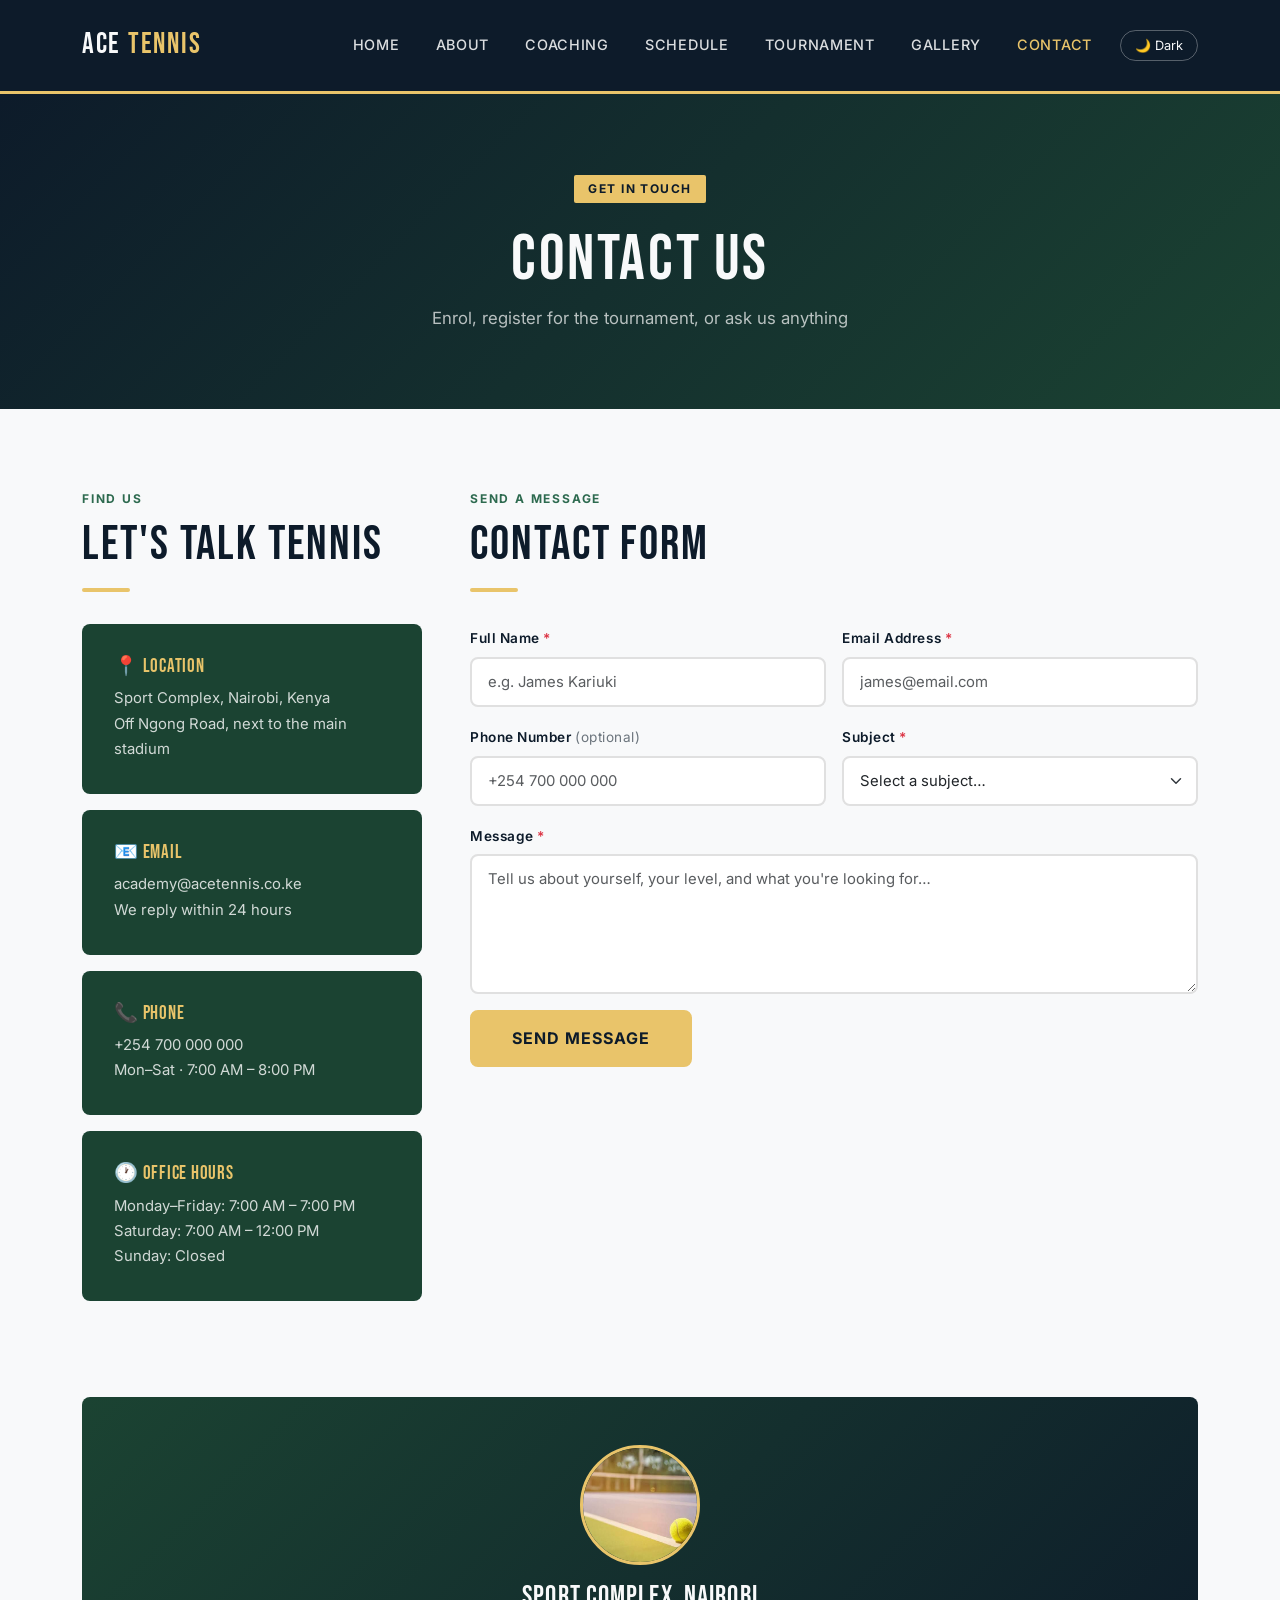
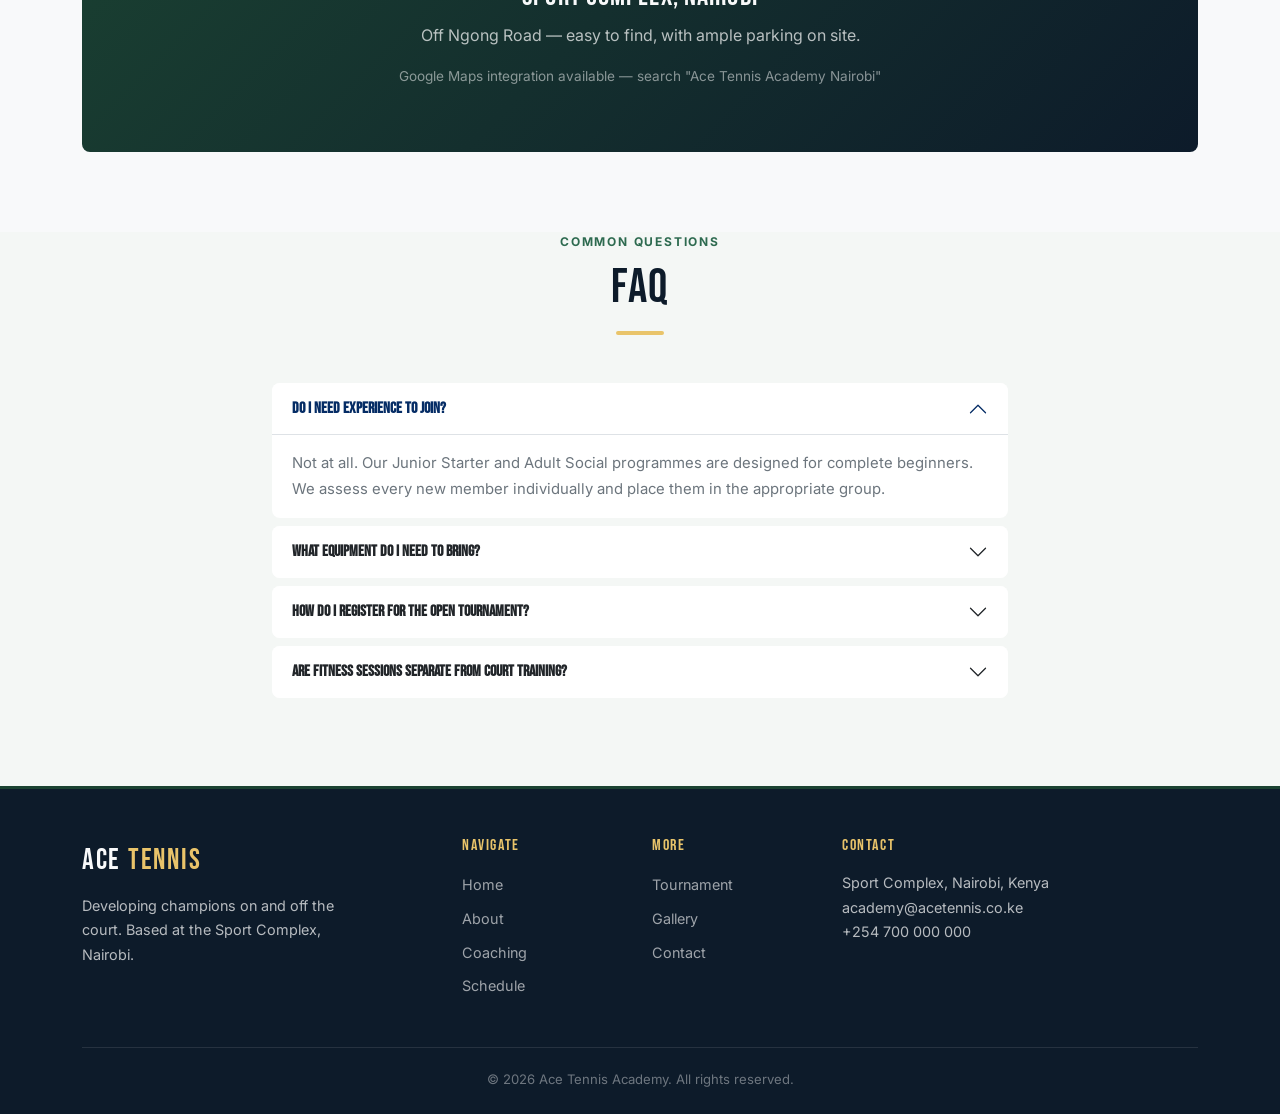
<file: tennis-academy/contact.html>
<!DOCTYPE html>
<html lang="en">
<head>
  <!-- Character encoding and responsive viewport meta tag -->
  <meta charset="UTF-8" />
  <meta name="viewport" content="width=device-width, initial-scale=1.0" />
  <title>Ace Tennis Academy | Contact</title>
  <!-- Bootstrap 5.3 CSS framework for responsive grid and components -->
  <link rel="stylesheet" href="https://cdn.jsdelivr.net/npm/bootstrap@5.3.3/dist/css/bootstrap.min.css" />
  <!-- Custom site-wide styles that override and extend Bootstrap defaults -->
  <link rel="stylesheet" href="css/style.css" />
</head>
<body>

<!-- Navigation Bar — shared across all 7 pages (see index.html for full description) -->
<nav class="navbar navbar-expand-lg sticky-top">
  <div class="container">
    <a class="navbar-brand" href="index.html">ACE <span>TENNIS</span></a>
    <button class="navbar-toggler" type="button" data-bs-toggle="collapse" data-bs-target="#navMenu" aria-controls="navMenu" aria-expanded="false" aria-label="Toggle navigation">
      <span class="navbar-toggler-icon"></span>
    </button>
    <div class="collapse navbar-collapse" id="navMenu">
      <ul class="navbar-nav ms-auto align-items-lg-center gap-lg-1">
        <li class="nav-item"><a class="nav-link" href="index.html">Home</a></li>
        <li class="nav-item"><a class="nav-link" href="about.html">About</a></li>
        <li class="nav-item"><a class="nav-link" href="coaching.html">Coaching</a></li>
        <li class="nav-item"><a class="nav-link" href="schedule.html">Schedule</a></li>
        <li class="nav-item"><a class="nav-link" href="tournament.html">Tournament</a></li>
        <li class="nav-item"><a class="nav-link" href="gallery.html">Gallery</a></li>
        <li class="nav-item"><a class="nav-link" href="contact.html">Contact</a></li>
        <li class="nav-item ms-lg-2"><button id="darkModeToggle">🌙 Dark</button></li>
      </ul>
    </div>
  </div>
</nav>

<div class="page-hero">
  <div class="container">
    <span class="hero-tag">Get In Touch</span>
    <h1>Contact Us</h1>
    <p>Enrol, register for the tournament, or ask us anything</p>
  </div>
</div>

<!-- Contact Section — Two-column layout: info cards on left, form on right
     - Left column (col-lg-4): location, email, phone, and office hours displayed as green info cards
     - Right column (col-lg-8): contact form with client-side validation (handled by main.js)
     - Form fields: name, email, phone (optional), subject dropdown, message textarea
     - novalidate attribute on the form disables browser default validation so we use custom JS validation -->
<section>
  <div class="container">
    <div class="row g-5">

      <!-- Contact Info Cards — Academy location, email, phone, and office hours -->
      <div class="col-lg-4 reveal">
        <span class="section-eyebrow">Find Us</span>
        <h2 class="section-title">Let's Talk Tennis</h2>
        <div class="section-divider"></div>

        <div class="info-card">
          <h5>📍 Location</h5>
          <p>Sport Complex, Nairobi, Kenya<br>Off Ngong Road, next to the main stadium</p>
        </div>

        <div class="info-card">
          <h5>📧 Email</h5>
          <p>academy@acetennis.co.ke<br>We reply within 24 hours</p>
        </div>

        <div class="info-card">
          <h5>📞 Phone</h5>
          <p>+254 700 000 000<br>Mon–Sat · 7:00 AM – 8:00 PM</p>
        </div>

        <div class="info-card">
          <h5>🕐 Office Hours</h5>
          <p>Monday–Friday: 7:00 AM – 7:00 PM<br>Saturday: 7:00 AM – 12:00 PM<br>Sunday: Closed</p>
        </div>
      </div>

      <!-- Contact Form — Client-side validated form with custom error messages
           - novalidate disables browser default validation bubbles
           - Custom validation in main.js checks: name (2+ chars), email (regex), phone (optional format),
             subject (must select), message (10+ chars)
           - On valid submission: simulates a 1.2s send delay, shows success alert, resets form -->
      <div class="col-lg-8 reveal">
        <span class="section-eyebrow">Send a Message</span>
        <h2 class="section-title">Contact Form</h2>
        <div class="section-divider"></div>

        <form id="contactForm" novalidate>
          <div class="row g-3">

            <div class="col-md-6">
              <label for="name" class="form-label">Full Name <span style="color:#dc3545;">*</span></label>
              <input type="text" id="name" class="form-control" placeholder="e.g. James Kariuki" required aria-required="true" />
            </div>

            <div class="col-md-6">
              <label for="email" class="form-label">Email Address <span style="color:#dc3545;">*</span></label>
              <input type="email" id="email" class="form-control" placeholder="james@email.com" required aria-required="true" />
            </div>

            <div class="col-md-6">
              <label for="phone" class="form-label">Phone Number <span style="color:var(--grey); font-weight:400;">(optional)</span></label>
              <input type="tel" id="phone" class="form-control" placeholder="+254 700 000 000" />
            </div>

            <div class="col-md-6">
              <label for="subject" class="form-label">Subject <span style="color:#dc3545;">*</span></label>
              <select id="subject" class="form-select" required aria-required="true">
                <option value="">Select a subject…</option>
                <option value="enrol">Enrol in a Programme</option>
                <option value="tournament">Tournament Registration</option>
                <option value="private">Book Private Coaching</option>
                <option value="fitness">Fitness Programme</option>
                <option value="general">General Enquiry</option>
              </select>
            </div>

            <div class="col-12">
              <label for="message" class="form-label">Message <span style="color:#dc3545;">*</span></label>
              <textarea id="message" class="form-control" rows="5" placeholder="Tell us about yourself, your level, and what you're looking for…" required aria-required="true"></textarea>
            </div>

            <div class="col-12">
              <button type="submit" class="btn-gold" style="padding: 0.8rem 2.5rem; font-size: 1rem;">Send Message</button>
            </div>

          </div>
        </form>
      </div>

    </div>
  </div>
</section>

<!-- Map / Location Placeholder — Displays academy location with a circular court photo
     - Currently a styled gradient card with text info
     - Can be replaced with an actual Google Maps iframe embed in the future -->
<section style="padding: 0 0 80px;">
  <div class="container reveal">
    <div style="background: linear-gradient(135deg, var(--green-dark), var(--dark)); border-radius: var(--radius); padding: 3rem; text-align: center; color: var(--white);">
      <img src="images/gallery/ball-on-court.jpg" alt="Tennis ball on court" style="width:120px; height:120px; object-fit:cover; border-radius:50%; margin: 0 auto 1rem; display:block; border: 3px solid var(--gold);">
      <h3 style="color: var(--white);">Sport Complex, Nairobi</h3>
      <p style="color: rgba(255,255,255,0.7);">Off Ngong Road — easy to find, with ample parking on site.</p>
      <p style="color: rgba(255,255,255,0.5); font-size: 0.85rem; margin-top: 1rem;">Google Maps integration available — search "Ace Tennis Academy Nairobi"</p>
    </div>
  </div>
</section>

<!-- FAQ Section — Bootstrap Accordion component with 4 common questions
     - data-bs-parent="#faqAccordion" ensures only one item is open at a time
     - First item is open by default (class="accordion-collapse collapse show")
     - Questions cover: experience requirements, equipment, tournament registration, fitness sessions -->
<section style="background:#f4f7f5; padding-top: 0; padding-bottom: 80px;">
  <div class="container">
    <div class="text-center mb-5 reveal">
      <span class="section-eyebrow">Common Questions</span>
      <h2 class="section-title">FAQ</h2>
      <div class="section-divider mx-auto"></div>
    </div>
    <div class="row justify-content-center">
      <div class="col-lg-8 reveal">
        <div class="accordion" id="faqAccordion">

          <div class="accordion-item border-0 mb-2" style="border-radius:var(--radius); overflow:hidden;">
            <h2 class="accordion-header">
              <button class="accordion-button" type="button" data-bs-toggle="collapse" data-bs-target="#faq1" style="background:#fff; font-weight:600;">
                Do I need experience to join?
              </button>
            </h2>
            <div id="faq1" class="accordion-collapse collapse show" data-bs-parent="#faqAccordion">
              <div class="accordion-body" style="font-size:0.93rem; color:var(--grey);">
                Not at all. Our Junior Starter and Adult Social programmes are designed for complete beginners. We assess every new member individually and place them in the appropriate group.
              </div>
            </div>
          </div>

          <div class="accordion-item border-0 mb-2" style="border-radius:var(--radius); overflow:hidden;">
            <h2 class="accordion-header">
              <button class="accordion-button collapsed" type="button" data-bs-toggle="collapse" data-bs-target="#faq2" style="background:#fff; font-weight:600;">
                What equipment do I need to bring?
              </button>
            </h2>
            <div id="faq2" class="accordion-collapse collapse" data-bs-parent="#faqAccordion">
              <div class="accordion-body" style="font-size:0.93rem; color:var(--grey);">
                Tennis shoes (non-marking soles), comfortable sportswear, and a water bottle. Rackets are available to borrow for your first session. We recommend purchasing your own once you enrol.
              </div>
            </div>
          </div>

          <div class="accordion-item border-0 mb-2" style="border-radius:var(--radius); overflow:hidden;">
            <h2 class="accordion-header">
              <button class="accordion-button collapsed" type="button" data-bs-toggle="collapse" data-bs-target="#faq3" style="background:#fff; font-weight:600;">
                How do I register for the Open Tournament?
              </button>
            </h2>
            <div id="faq3" class="accordion-collapse collapse" data-bs-parent="#faqAccordion">
              <div class="accordion-body" style="font-size:0.93rem; color:var(--grey);">
                Fill in the contact form above and select "Tournament Registration" as the subject. Include your name and current programme level. Deadline is 25 June 2026. Spots are limited to 32 players.
              </div>
            </div>
          </div>

          <div class="accordion-item border-0 mb-2" style="border-radius:var(--radius); overflow:hidden;">
            <h2 class="accordion-header">
              <button class="accordion-button collapsed" type="button" data-bs-toggle="collapse" data-bs-target="#faq4" style="background:#fff; font-weight:600;">
                Are fitness sessions separate from court training?
              </button>
            </h2>
            <div id="faq4" class="accordion-collapse collapse" data-bs-parent="#faqAccordion">
              <div class="accordion-body" style="font-size:0.93rem; color:var(--grey);">
                Yes. Fitness sessions (Monday and Wednesday, 6:00–7:00 AM) are standalone sessions open to all levels. They run in addition to court training and focus on body-weight circuits, cardio, and agility.
              </div>
            </div>
          </div>

        </div>
      </div>
    </div>
  </div>
</section>

<!-- Footer — shared across all 7 pages (see index.html for full description) -->
<footer>
  <div class="container">
    <div class="row g-4">
      <div class="col-lg-4">
        <div class="footer-brand">ACE <span>TENNIS</span></div>
        <p style="font-size:0.9rem; max-width:280px;">Developing champions on and off the court. Based at the Sport Complex, Nairobi.</p>
      </div>
      <div class="col-6 col-lg-2">
        <h6>Navigate</h6>
        <ul class="footer-links">
          <li><a href="index.html">Home</a></li>
          <li><a href="about.html">About</a></li>
          <li><a href="coaching.html">Coaching</a></li>
          <li><a href="schedule.html">Schedule</a></li>
        </ul>
      </div>
      <div class="col-6 col-lg-2">
        <h6>More</h6>
        <ul class="footer-links">
          <li><a href="tournament.html">Tournament</a></li>
          <li><a href="gallery.html">Gallery</a></li>
          <li><a href="contact.html">Contact</a></li>
        </ul>
      </div>
      <div class="col-lg-4">
        <h6>Contact</h6>
        <p style="font-size:0.9rem;">Sport Complex, Nairobi, Kenya<br>academy@acetennis.co.ke<br>+254 700 000 000</p>
      </div>
    </div>
    <div class="footer-bottom">&copy; 2026 Ace Tennis Academy. All rights reserved.</div>
  </div>
</footer>

<!-- Bootstrap JS Bundle — includes Popper.js for accordion, dropdowns, and navbar toggler -->
<script src="https://cdn.jsdelivr.net/npm/bootstrap@5.3.3/dist/js/bootstrap.bundle.min.js"></script>
<!-- Custom JS — handles dark mode, active nav, contact form validation, scroll reveal -->
<script src="js/main.js"></script>
</body>
</html>
</file>
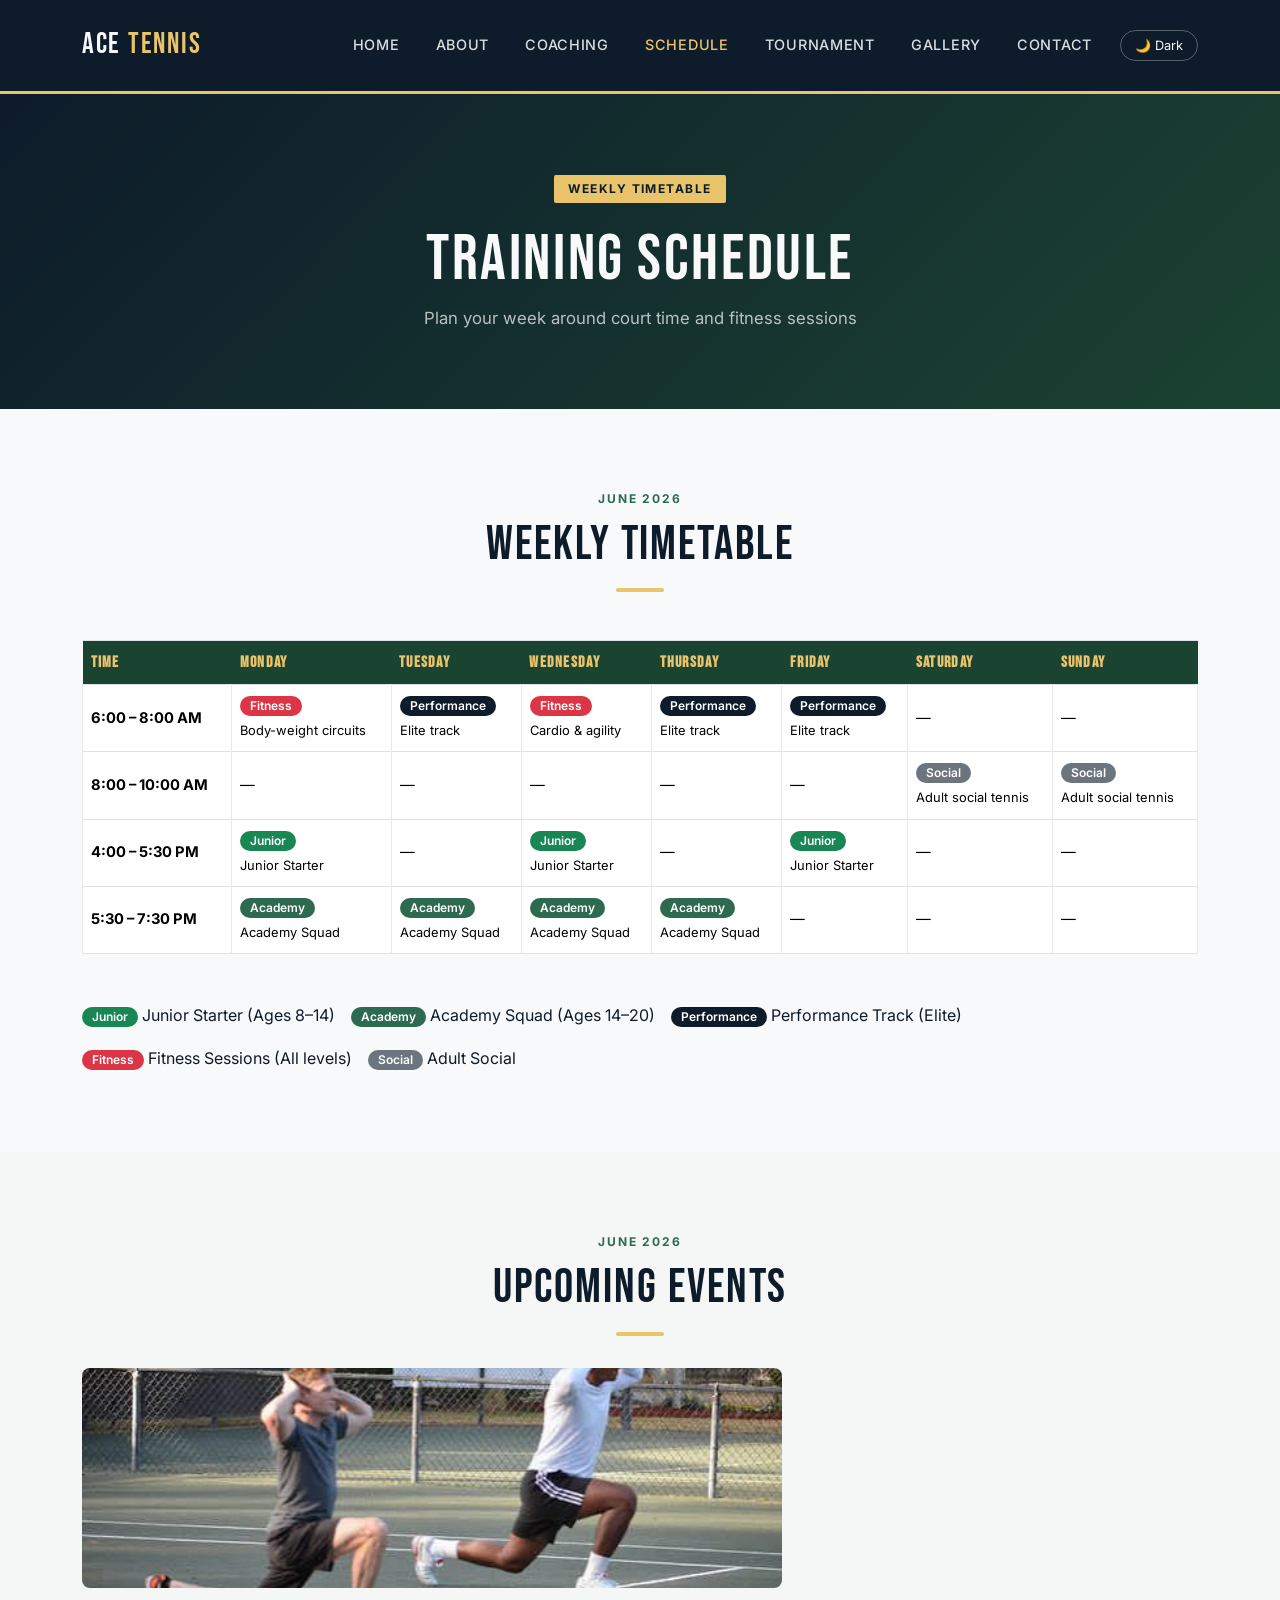
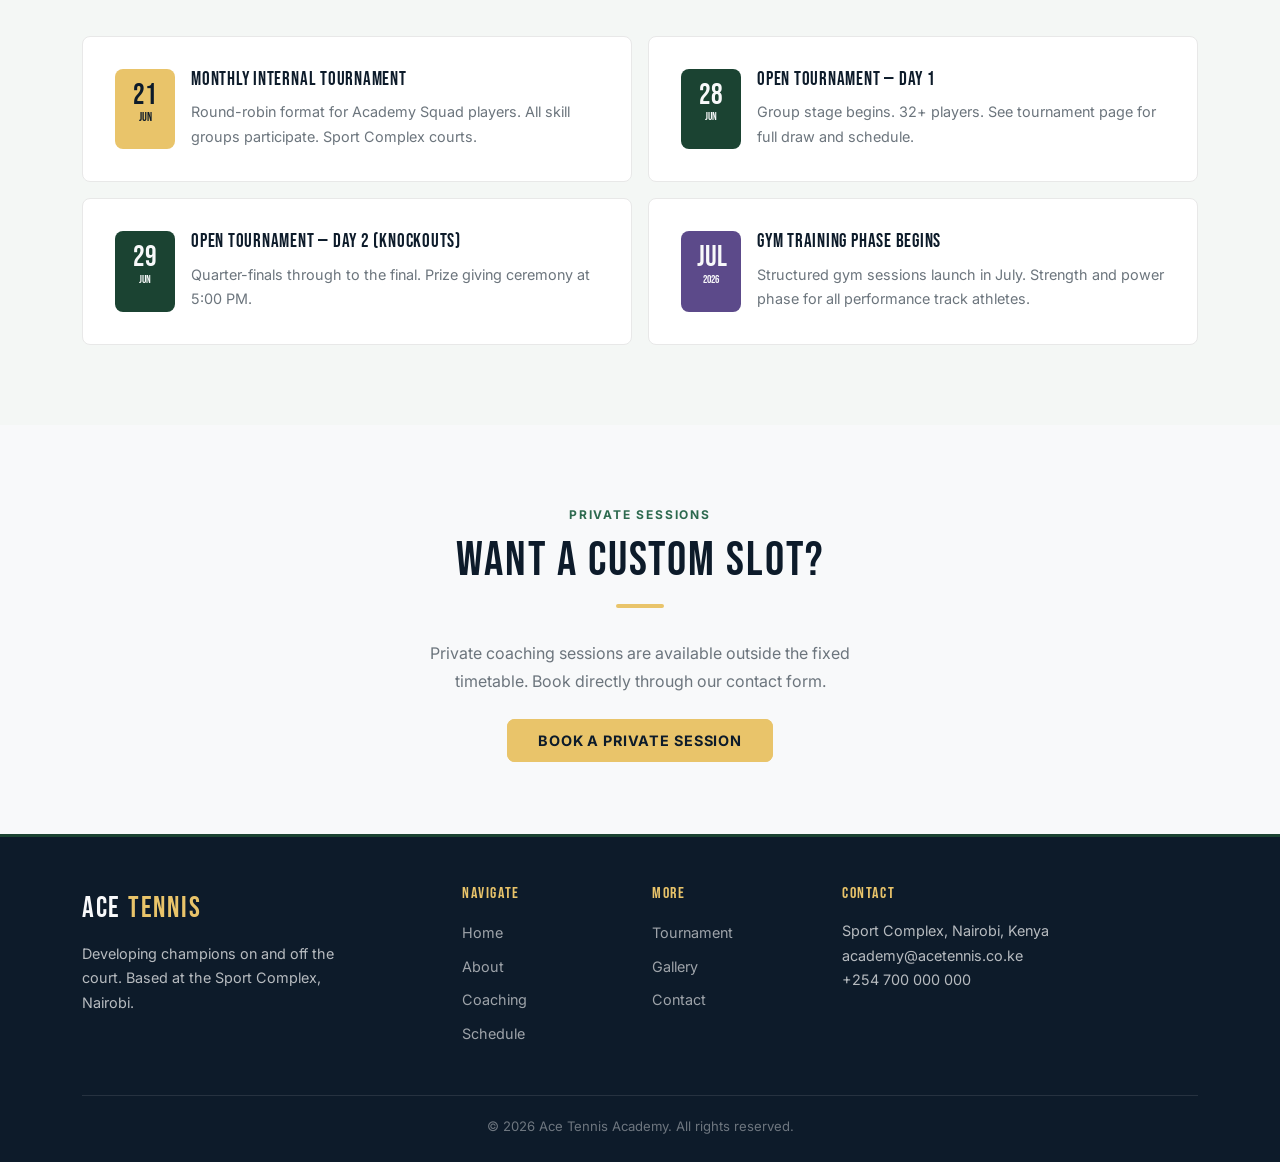
<file: tennis-academy/schedule.html>
<!DOCTYPE html>
<html lang="en">
<head>
  <!-- Character encoding and responsive viewport meta tag -->
  <meta charset="UTF-8" />
  <meta name="viewport" content="width=device-width, initial-scale=1.0" />
  <title>Ace Tennis Academy | Schedule</title>
  <!-- Bootstrap 5.3 CSS framework for responsive grid and components -->
  <link rel="stylesheet" href="https://cdn.jsdelivr.net/npm/bootstrap@5.3.3/dist/css/bootstrap.min.css" />
  <!-- Custom site-wide styles that override and extend Bootstrap defaults -->
  <link rel="stylesheet" href="css/style.css" />
</head>
<body>

<!-- Navigation Bar — shared across all 7 pages (see index.html for full description) -->
<nav class="navbar navbar-expand-lg sticky-top">
  <div class="container">
    <a class="navbar-brand" href="index.html">ACE <span>TENNIS</span></a>
    <button class="navbar-toggler" type="button" data-bs-toggle="collapse" data-bs-target="#navMenu" aria-controls="navMenu" aria-expanded="false" aria-label="Toggle navigation">
      <span class="navbar-toggler-icon"></span>
    </button>
    <div class="collapse navbar-collapse" id="navMenu">
      <ul class="navbar-nav ms-auto align-items-lg-center gap-lg-1">
        <li class="nav-item"><a class="nav-link" href="index.html">Home</a></li>
        <li class="nav-item"><a class="nav-link" href="about.html">About</a></li>
        <li class="nav-item"><a class="nav-link" href="coaching.html">Coaching</a></li>
        <li class="nav-item"><a class="nav-link" href="schedule.html">Schedule</a></li>
        <li class="nav-item"><a class="nav-link" href="tournament.html">Tournament</a></li>
        <li class="nav-item"><a class="nav-link" href="gallery.html">Gallery</a></li>
        <li class="nav-item"><a class="nav-link" href="contact.html">Contact</a></li>
        <li class="nav-item ms-lg-2"><button id="darkModeToggle">🌙 Dark</button></li>
      </ul>
    </div>
  </div>
</nav>

<div class="page-hero">
  <div class="container">
    <span class="hero-tag">Weekly Timetable</span>
    <h1>Training Schedule</h1>
    <p>Plan your week around court time and fitness sessions</p>
  </div>
</div>

<!-- Weekly Timetable Section — Colour-coded schedule table
     - table-responsive wrapper makes the table horizontally scrollable on small screens
     - Each session type has a unique badge colour:
       Green = Junior, Mid-green = Academy, Dark = Performance, Red = Fitness, Grey = Social
     - 4 time slots across 7 days of the week
     - Styled via .schedule-table class in style.css -->
<section>
  <div class="container">
    <div class="text-center mb-5 reveal">
      <span class="section-eyebrow">June 2026</span>
      <h2 class="section-title">Weekly Timetable</h2>
      <div class="section-divider mx-auto"></div>
    </div>

    <div class="table-responsive reveal">
      <table class="table table-bordered schedule-table">
        <thead>
          <tr>
            <th>Time</th>
            <th>Monday</th>
            <th>Tuesday</th>
            <th>Wednesday</th>
            <th>Thursday</th>
            <th>Friday</th>
            <th>Saturday</th>
            <th>Sunday</th>
          </tr>
        </thead>
        <tbody>
          <tr>
            <td><strong>6:00 – 8:00 AM</strong></td>
            <td><span class="badge badge-session bg-danger">Fitness</span><br><small>Body-weight circuits</small></td>
            <td><span class="badge badge-session" style="background:var(--dark)">Performance</span><br><small>Elite track</small></td>
            <td><span class="badge badge-session bg-danger">Fitness</span><br><small>Cardio & agility</small></td>
            <td><span class="badge badge-session" style="background:var(--dark)">Performance</span><br><small>Elite track</small></td>
            <td><span class="badge badge-session" style="background:var(--dark)">Performance</span><br><small>Elite track</small></td>
            <td>—</td>
            <td>—</td>
          </tr>
          <tr>
            <td><strong>8:00 – 10:00 AM</strong></td>
            <td>—</td>
            <td>—</td>
            <td>—</td>
            <td>—</td>
            <td>—</td>
            <td><span class="badge badge-session bg-secondary">Social</span><br><small>Adult social tennis</small></td>
            <td><span class="badge badge-session bg-secondary">Social</span><br><small>Adult social tennis</small></td>
          </tr>
          <tr>
            <td><strong>4:00 – 5:30 PM</strong></td>
            <td><span class="badge badge-session bg-success">Junior</span><br><small>Junior Starter</small></td>
            <td>—</td>
            <td><span class="badge badge-session bg-success">Junior</span><br><small>Junior Starter</small></td>
            <td>—</td>
            <td><span class="badge badge-session bg-success">Junior</span><br><small>Junior Starter</small></td>
            <td>—</td>
            <td>—</td>
          </tr>
          <tr>
            <td><strong>5:30 – 7:30 PM</strong></td>
            <td><span class="badge badge-session" style="background:var(--green-mid)">Academy</span><br><small>Academy Squad</small></td>
            <td><span class="badge badge-session" style="background:var(--green-mid)">Academy</span><br><small>Academy Squad</small></td>
            <td><span class="badge badge-session" style="background:var(--green-mid)">Academy</span><br><small>Academy Squad</small></td>
            <td><span class="badge badge-session" style="background:var(--green-mid)">Academy</span><br><small>Academy Squad</small></td>
            <td>—</td>
            <td>—</td>
            <td>—</td>
          </tr>
        </tbody>
      </table>
    </div>

    <!-- Colour Key Legend — Maps each badge colour to its programme name and age group -->
    <div class="row g-3 mt-3 reveal">
      <div class="col-auto"><span class="badge badge-session bg-success">Junior</span> Junior Starter (Ages 8–14)</div>
      <div class="col-auto"><span class="badge badge-session" style="background:var(--green-mid)">Academy</span> Academy Squad (Ages 14–20)</div>
      <div class="col-auto"><span class="badge badge-session" style="background:var(--dark)">Performance</span> Performance Track (Elite)</div>
      <div class="col-auto"><span class="badge badge-session bg-danger">Fitness</span> Fitness Sessions (All levels)</div>
      <div class="col-auto"><span class="badge badge-session bg-secondary">Social</span> Adult Social</div>
    </div>
  </div>
</section>

<!-- Upcoming Events Section — Key dates for June/July 2026
     - Each event card uses a flex layout: date badge on the left, event details on the right
     - Date badges are styled with Bebas Neue font for visual consistency
     - Events include: Monthly Tournament, Open Tournament Days 1 & 2, Gym Training Phase -->
<section style="background:#f4f7f5;">
  <div class="container">
    <div class="text-center mb-5 reveal">
      <span class="section-eyebrow">June 2026</span>
      <h2 class="section-title">Upcoming Events</h2>
      <div class="section-divider mx-auto"></div>
      <img src="images/gallery/fitness-lunges.jpg" alt="On-court fitness training" style="width:100%; max-width:700px; height:220px; object-fit:cover; border-radius:var(--radius); margin-top:1rem;">
    </div>
    <div class="row g-3">
      <div class="col-md-6 reveal">
        <div class="card-feature d-flex gap-3">
          <div style="background:var(--gold);color:var(--dark);border-radius:var(--radius);padding:0.7rem 1rem;text-align:center;min-width:60px;font-family:'Bebas Neue',sans-serif;line-height:1.1;">
            <div style="font-size:1.8rem;">21</div>
            <div style="font-size:0.75rem;">JUN</div>
          </div>
          <div>
            <h4 style="font-size:1.2rem;">Monthly Internal Tournament</h4>
            <p style="margin:0;font-size:0.9rem;color:var(--grey);">Round-robin format for Academy Squad players. All skill groups participate. Sport Complex courts.</p>
          </div>
        </div>
      </div>
      <div class="col-md-6 reveal">
        <div class="card-feature d-flex gap-3">
          <div style="background:var(--green-dark);color:var(--white);border-radius:var(--radius);padding:0.7rem 1rem;text-align:center;min-width:60px;font-family:'Bebas Neue',sans-serif;line-height:1.1;">
            <div style="font-size:1.8rem;">28</div>
            <div style="font-size:0.7rem;">JUN</div>
          </div>
          <div>
            <h4 style="font-size:1.2rem;">Open Tournament — Day 1</h4>
            <p style="margin:0;font-size:0.9rem;color:var(--grey);">Group stage begins. 32+ players. See tournament page for full draw and schedule.</p>
          </div>
        </div>
      </div>
      <div class="col-md-6 reveal">
        <div class="card-feature d-flex gap-3">
          <div style="background:var(--green-dark);color:var(--white);border-radius:var(--radius);padding:0.7rem 1rem;text-align:center;min-width:60px;font-family:'Bebas Neue',sans-serif;line-height:1.1;">
            <div style="font-size:1.8rem;">29</div>
            <div style="font-size:0.7rem;">JUN</div>
          </div>
          <div>
            <h4 style="font-size:1.2rem;">Open Tournament — Day 2 (Knockouts)</h4>
            <p style="margin:0;font-size:0.9rem;color:var(--grey);">Quarter-finals through to the final. Prize giving ceremony at 5:00 PM.</p>
          </div>
        </div>
      </div>
      <div class="col-md-6 reveal">
        <div class="card-feature d-flex gap-3">
          <div style="background:#5c4a8a;color:var(--white);border-radius:var(--radius);padding:0.7rem 1rem;text-align:center;min-width:60px;font-family:'Bebas Neue',sans-serif;line-height:1.1;">
            <div style="font-size:1.8rem;">Jul</div>
            <div style="font-size:0.7rem;">2026</div>
          </div>
          <div>
            <h4 style="font-size:1.2rem;">Gym Training Phase Begins</h4>
            <p style="margin:0;font-size:0.9rem;color:var(--grey);">Structured gym sessions launch in July. Strength and power phase for all performance track athletes.</p>
          </div>
        </div>
      </div>
    </div>
  </div>
</section>

<!-- Private Session CTA — Encourages users to book private coaching outside the timetable -->
<section style="text-align:center;">
  <div class="container reveal">
    <span class="section-eyebrow">Private Sessions</span>
    <h2 class="section-title">Want a Custom Slot?</h2>
    <div class="section-divider mx-auto"></div>
    <p style="color:var(--grey); max-width:480px; margin: 0 auto 2rem;">Private coaching sessions are available outside the fixed timetable. Book directly through our contact form.</p>
    <a href="contact.html" class="btn-gold">Book a Private Session</a>
  </div>
</section>

<!-- Footer — shared across all 7 pages (see index.html for full description) -->
<footer>
  <div class="container">
    <div class="row g-4">
      <div class="col-lg-4">
        <div class="footer-brand">ACE <span>TENNIS</span></div>
        <p style="font-size:0.9rem; max-width:280px;">Developing champions on and off the court. Based at the Sport Complex, Nairobi.</p>
      </div>
      <div class="col-6 col-lg-2">
        <h6>Navigate</h6>
        <ul class="footer-links">
          <li><a href="index.html">Home</a></li>
          <li><a href="about.html">About</a></li>
          <li><a href="coaching.html">Coaching</a></li>
          <li><a href="schedule.html">Schedule</a></li>
        </ul>
      </div>
      <div class="col-6 col-lg-2">
        <h6>More</h6>
        <ul class="footer-links">
          <li><a href="tournament.html">Tournament</a></li>
          <li><a href="gallery.html">Gallery</a></li>
          <li><a href="contact.html">Contact</a></li>
        </ul>
      </div>
      <div class="col-lg-4">
        <h6>Contact</h6>
        <p style="font-size:0.9rem;">Sport Complex, Nairobi, Kenya<br>academy@acetennis.co.ke<br>+254 700 000 000</p>
      </div>
    </div>
    <div class="footer-bottom">&copy; 2026 Ace Tennis Academy. All rights reserved.</div>
  </div>
</footer>

<!-- Bootstrap JS Bundle — includes Popper.js for dropdowns and navbar toggler -->
<script src="https://cdn.jsdelivr.net/npm/bootstrap@5.3.3/dist/js/bootstrap.bundle.min.js"></script>
<!-- Custom JS — handles dark mode, active nav, scroll reveal animations -->
<script src="js/main.js"></script>
</body>
</html>
</file>
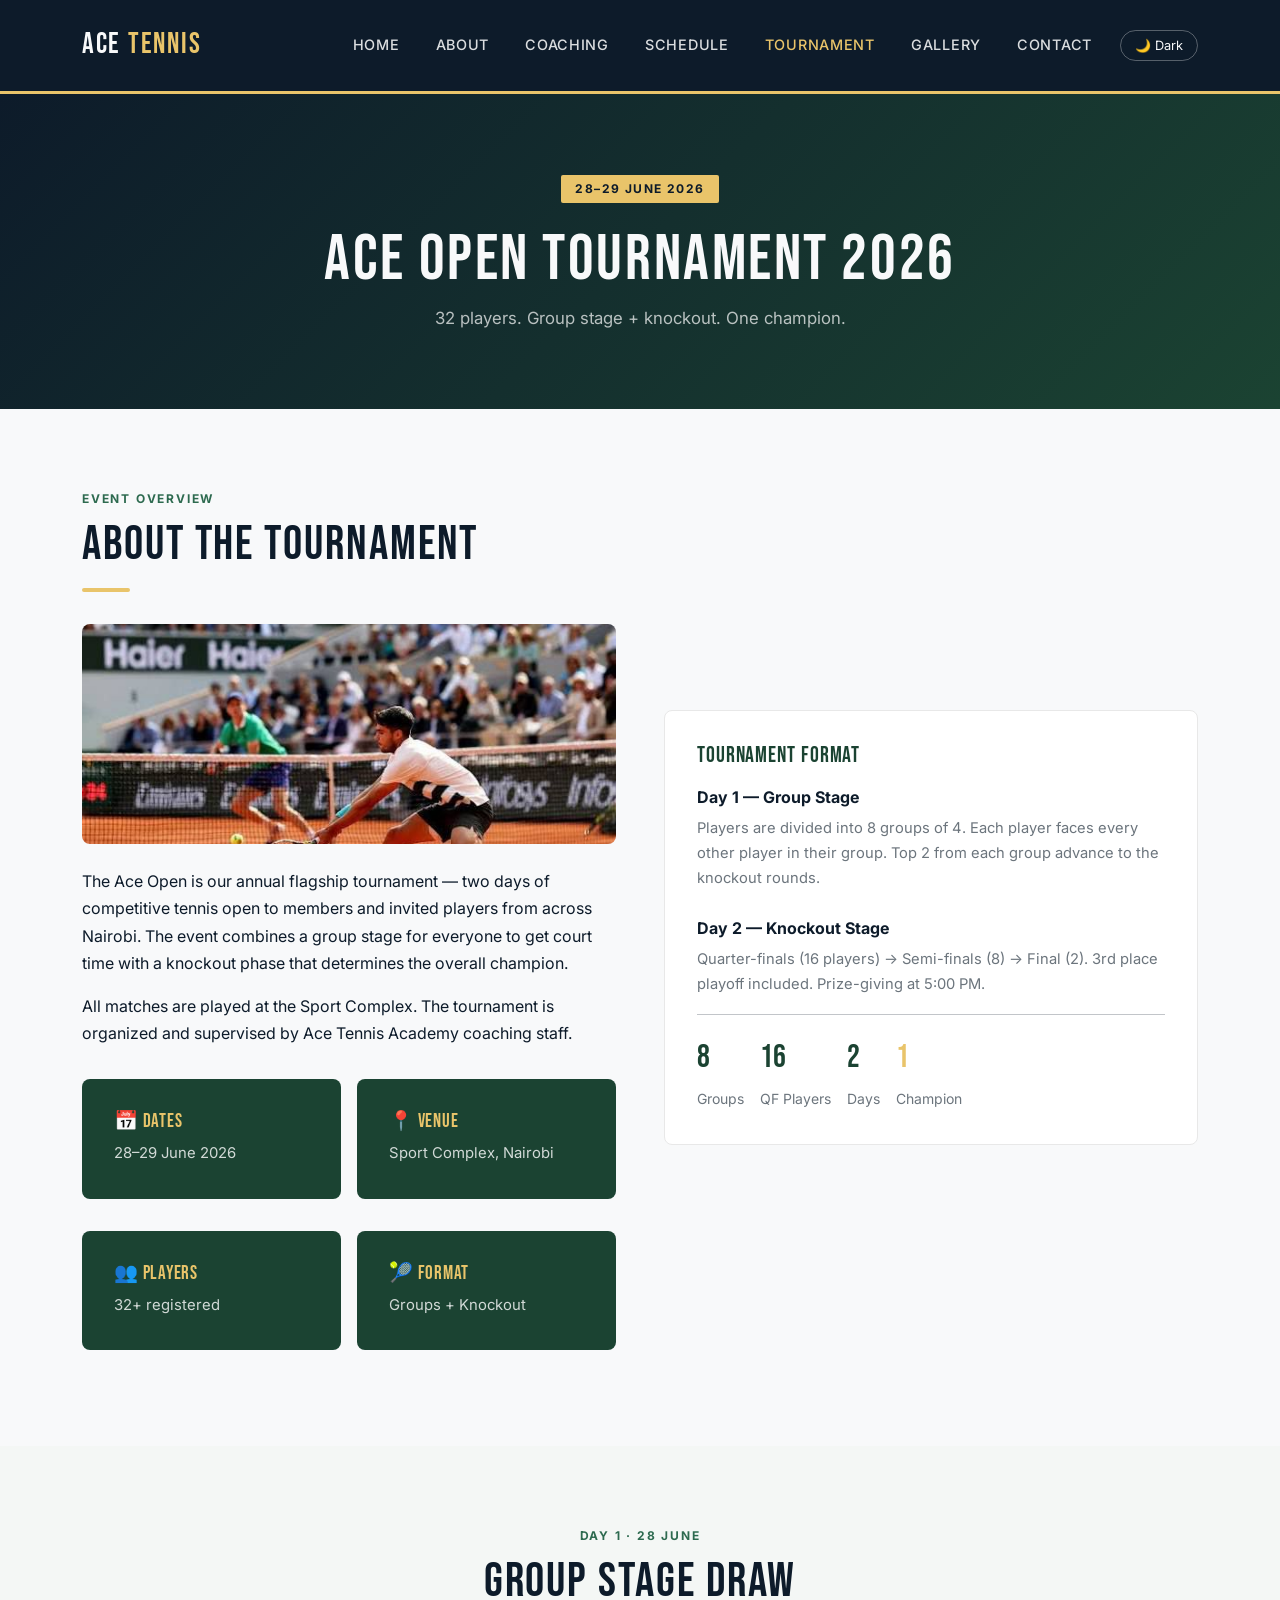
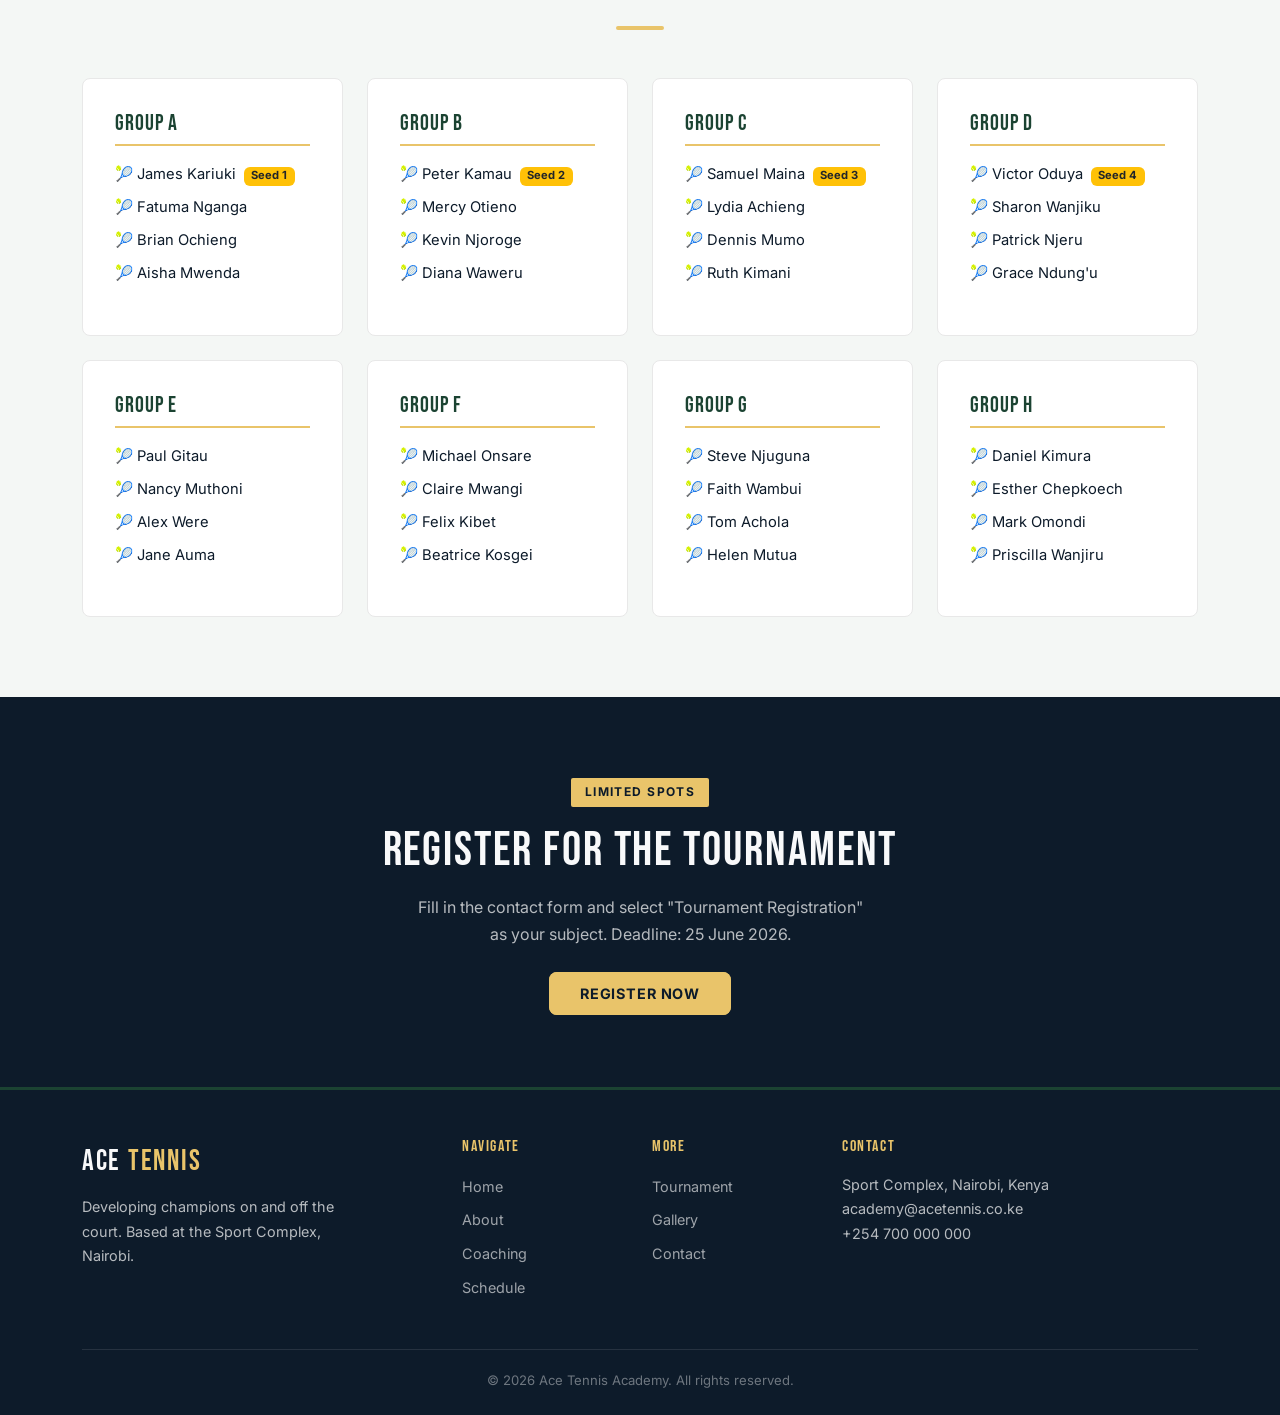
<file: tennis-academy/tournament.html>
<!DOCTYPE html>
<html lang="en">
<head>
  <!-- Character encoding and responsive viewport meta tag -->
  <meta charset="UTF-8" />
  <meta name="viewport" content="width=device-width, initial-scale=1.0" />
  <title>Ace Tennis Academy | Tournament</title>
  <!-- Bootstrap 5.3 CSS framework for responsive grid and components -->
  <link rel="stylesheet" href="https://cdn.jsdelivr.net/npm/bootstrap@5.3.3/dist/css/bootstrap.min.css" />
  <!-- Custom site-wide styles that override and extend Bootstrap defaults -->
  <link rel="stylesheet" href="css/style.css" />
</head>
<body>

<!-- Navigation Bar — shared across all 7 pages (see index.html for full description) -->
<nav class="navbar navbar-expand-lg sticky-top">
  <div class="container">
    <a class="navbar-brand" href="index.html">ACE <span>TENNIS</span></a>
    <button class="navbar-toggler" type="button" data-bs-toggle="collapse" data-bs-target="#navMenu" aria-controls="navMenu" aria-expanded="false" aria-label="Toggle navigation">
      <span class="navbar-toggler-icon"></span>
    </button>
    <div class="collapse navbar-collapse" id="navMenu">
      <ul class="navbar-nav ms-auto align-items-lg-center gap-lg-1">
        <li class="nav-item"><a class="nav-link" href="index.html">Home</a></li>
        <li class="nav-item"><a class="nav-link" href="about.html">About</a></li>
        <li class="nav-item"><a class="nav-link" href="coaching.html">Coaching</a></li>
        <li class="nav-item"><a class="nav-link" href="schedule.html">Schedule</a></li>
        <li class="nav-item"><a class="nav-link" href="tournament.html">Tournament</a></li>
        <li class="nav-item"><a class="nav-link" href="gallery.html">Gallery</a></li>
        <li class="nav-item"><a class="nav-link" href="contact.html">Contact</a></li>
        <li class="nav-item ms-lg-2"><button id="darkModeToggle">🌙 Dark</button></li>
      </ul>
    </div>
  </div>
</nav>

<div class="page-hero">
  <div class="container">
    <span class="hero-tag">28–29 June 2026</span>
    <h1>Ace Open Tournament 2026</h1>
    <p>32 players. Group stage + knockout. One champion.</p>
  </div>
</div>

<!-- Tournament Overview Section — Two-column layout
     - Left column (col-lg-6): event description, rally photo, and 4 info cards (date, venue, players, format)
     - Right column (col-lg-6): detailed tournament format card explaining Day 1 (groups) and Day 2 (knockouts)
     - Info cards use .info-card class with green background and gold headings -->
<section>
  <div class="container">
    <div class="row g-5 align-items-center">
      <div class="col-lg-6 reveal">
        <span class="section-eyebrow">Event Overview</span>
        <h2 class="section-title">About the Tournament</h2>
        <div class="section-divider"></div>
        <img src="images/gallery/tournament-rally.jpg" alt="Tournament match rally on clay court" style="width:100%; height:220px; object-fit:cover; border-radius:var(--radius); margin-bottom:1.5rem;">
        <p>The Ace Open is our annual flagship tournament — two days of competitive tennis open to members and invited players from across Nairobi. The event combines a group stage for everyone to get court time with a knockout phase that determines the overall champion.</p>
        <p>All matches are played at the Sport Complex. The tournament is organized and supervised by Ace Tennis Academy coaching staff.</p>
        <div class="row g-3 mt-2">
          <div class="col-6">
            <div class="info-card">
              <h5>📅 Dates</h5>
              <p>28–29 June 2026</p>
            </div>
          </div>
          <div class="col-6">
            <div class="info-card">
              <h5>📍 Venue</h5>
              <p>Sport Complex, Nairobi</p>
            </div>
          </div>
          <div class="col-6">
            <div class="info-card">
              <h5>👥 Players</h5>
              <p>32+ registered</p>
            </div>
          </div>
          <div class="col-6">
            <div class="info-card">
              <h5>🎾 Format</h5>
              <p>Groups + Knockout</p>
            </div>
          </div>
        </div>
      </div>
      <div class="col-lg-6 reveal">
        <div class="card-feature">
          <h4 class="mb-3" style="color:var(--green-dark);">Tournament Format</h4>
          <div class="mb-4">
            <strong style="color:var(--dark);">Day 1 — Group Stage</strong>
            <p style="color:var(--grey); font-size:0.92rem; margin-top:0.3rem;">Players are divided into 8 groups of 4. Each player faces every other player in their group. Top 2 from each group advance to the knockout rounds.</p>
          </div>
          <div>
            <strong style="color:var(--dark);">Day 2 — Knockout Stage</strong>
            <p style="color:var(--grey); font-size:0.92rem; margin-top:0.3rem;">Quarter-finals (16 players) → Semi-finals (8) → Final (2). 3rd place playoff included. Prize-giving at 5:00 PM.</p>
          </div>
          <hr />
          <div class="d-flex gap-3 flex-wrap">
            <div>
              <div style="font-family:'Bebas Neue',sans-serif; font-size:2rem; color:var(--green-dark);">8</div>
              <small style="color:var(--grey);">Groups</small>
            </div>
            <div>
              <div style="font-family:'Bebas Neue',sans-serif; font-size:2rem; color:var(--green-dark);">16</div>
              <small style="color:var(--grey);">QF Players</small>
            </div>
            <div>
              <div style="font-family:'Bebas Neue',sans-serif; font-size:2rem; color:var(--green-dark);">2</div>
              <small style="color:var(--grey);">Days</small>
            </div>
            <div>
              <div style="font-family:'Bebas Neue',sans-serif; font-size:2rem; color:var(--gold);">1</div>
              <small style="color:var(--grey);">Champion</small>
            </div>
          </div>
        </div>
      </div>
    </div>
  </div>
</section>

<!-- Group Stage Draw Section — 8 groups of 4 players displayed in a 4-column grid
     - col-sm-6 col-lg-3: 2 columns on small screens, 4 on large screens
     - Groups A-D have seeded players marked with a yellow "Seed" badge
     - Groups E-H are unseeded
     - Light grey background (#f4f7f5) for visual separation -->
<section style="background:#f4f7f5;">
  <div class="container">
    <div class="text-center mb-5 reveal">
      <span class="section-eyebrow">Day 1 · 28 June</span>
      <h2 class="section-title">Group Stage Draw</h2>
      <div class="section-divider mx-auto"></div>
    </div>
    <div class="row g-4">

      <div class="col-sm-6 col-lg-3 reveal">
        <div class="card-feature">
          <h5 style="color:var(--green-dark); font-family:'Bebas Neue',sans-serif; font-size:1.4rem; border-bottom:2px solid var(--gold); padding-bottom:0.5rem; margin-bottom:1rem;">Group A</h5>
          <ul class="list-unstyled" style="font-size:0.92rem;">
            <li class="mb-2">🎾 James Kariuki <span class="badge bg-warning text-dark ms-1" style="font-size:0.7rem;">Seed 1</span></li>
            <li class="mb-2">🎾 Fatuma Nganga</li>
            <li class="mb-2">🎾 Brian Ochieng</li>
            <li class="mb-2">🎾 Aisha Mwenda</li>
          </ul>
        </div>
      </div>

      <div class="col-sm-6 col-lg-3 reveal">
        <div class="card-feature">
          <h5 style="color:var(--green-dark); font-family:'Bebas Neue',sans-serif; font-size:1.4rem; border-bottom:2px solid var(--gold); padding-bottom:0.5rem; margin-bottom:1rem;">Group B</h5>
          <ul class="list-unstyled" style="font-size:0.92rem;">
            <li class="mb-2">🎾 Peter Kamau <span class="badge bg-warning text-dark ms-1" style="font-size:0.7rem;">Seed 2</span></li>
            <li class="mb-2">🎾 Mercy Otieno</li>
            <li class="mb-2">🎾 Kevin Njoroge</li>
            <li class="mb-2">🎾 Diana Waweru</li>
          </ul>
        </div>
      </div>

      <div class="col-sm-6 col-lg-3 reveal">
        <div class="card-feature">
          <h5 style="color:var(--green-dark); font-family:'Bebas Neue',sans-serif; font-size:1.4rem; border-bottom:2px solid var(--gold); padding-bottom:0.5rem; margin-bottom:1rem;">Group C</h5>
          <ul class="list-unstyled" style="font-size:0.92rem;">
            <li class="mb-2">🎾 Samuel Maina <span class="badge bg-warning text-dark ms-1" style="font-size:0.7rem;">Seed 3</span></li>
            <li class="mb-2">🎾 Lydia Achieng</li>
            <li class="mb-2">🎾 Dennis Mumo</li>
            <li class="mb-2">🎾 Ruth Kimani</li>
          </ul>
        </div>
      </div>

      <div class="col-sm-6 col-lg-3 reveal">
        <div class="card-feature">
          <h5 style="color:var(--green-dark); font-family:'Bebas Neue',sans-serif; font-size:1.4rem; border-bottom:2px solid var(--gold); padding-bottom:0.5rem; margin-bottom:1rem;">Group D</h5>
          <ul class="list-unstyled" style="font-size:0.92rem;">
            <li class="mb-2">🎾 Victor Oduya <span class="badge bg-warning text-dark ms-1" style="font-size:0.7rem;">Seed 4</span></li>
            <li class="mb-2">🎾 Sharon Wanjiku</li>
            <li class="mb-2">🎾 Patrick Njeru</li>
            <li class="mb-2">🎾 Grace Ndung'u</li>
          </ul>
        </div>
      </div>

      <div class="col-sm-6 col-lg-3 reveal">
        <div class="card-feature">
          <h5 style="color:var(--green-dark); font-family:'Bebas Neue',sans-serif; font-size:1.4rem; border-bottom:2px solid var(--gold); padding-bottom:0.5rem; margin-bottom:1rem;">Group E</h5>
          <ul class="list-unstyled" style="font-size:0.92rem;">
            <li class="mb-2">🎾 Paul Gitau</li>
            <li class="mb-2">🎾 Nancy Muthoni</li>
            <li class="mb-2">🎾 Alex Were</li>
            <li class="mb-2">🎾 Jane Auma</li>
          </ul>
        </div>
      </div>

      <div class="col-sm-6 col-lg-3 reveal">
        <div class="card-feature">
          <h5 style="color:var(--green-dark); font-family:'Bebas Neue',sans-serif; font-size:1.4rem; border-bottom:2px solid var(--gold); padding-bottom:0.5rem; margin-bottom:1rem;">Group F</h5>
          <ul class="list-unstyled" style="font-size:0.92rem;">
            <li class="mb-2">🎾 Michael Onsare</li>
            <li class="mb-2">🎾 Claire Mwangi</li>
            <li class="mb-2">🎾 Felix Kibet</li>
            <li class="mb-2">🎾 Beatrice Kosgei</li>
          </ul>
        </div>
      </div>

      <div class="col-sm-6 col-lg-3 reveal">
        <div class="card-feature">
          <h5 style="color:var(--green-dark); font-family:'Bebas Neue',sans-serif; font-size:1.4rem; border-bottom:2px solid var(--gold); padding-bottom:0.5rem; margin-bottom:1rem;">Group G</h5>
          <ul class="list-unstyled" style="font-size:0.92rem;">
            <li class="mb-2">🎾 Steve Njuguna</li>
            <li class="mb-2">🎾 Faith Wambui</li>
            <li class="mb-2">🎾 Tom Achola</li>
            <li class="mb-2">🎾 Helen Mutua</li>
          </ul>
        </div>
      </div>

      <div class="col-sm-6 col-lg-3 reveal">
        <div class="card-feature">
          <h5 style="color:var(--green-dark); font-family:'Bebas Neue',sans-serif; font-size:1.4rem; border-bottom:2px solid var(--gold); padding-bottom:0.5rem; margin-bottom:1rem;">Group H</h5>
          <ul class="list-unstyled" style="font-size:0.92rem;">
            <li class="mb-2">🎾 Daniel Kimura</li>
            <li class="mb-2">🎾 Esther Chepkoech</li>
            <li class="mb-2">🎾 Mark Omondi</li>
            <li class="mb-2">🎾 Priscilla Wanjiru</li>
          </ul>
        </div>
      </div>

    </div>
  </div>
</section>

<!-- Registration CTA Section — Encourages visitors to register for the tournament
     - Dark background with centred layout
     - Links to the contact form with "Tournament Registration" as subject
     - Notes the registration deadline of 25 June 2026 -->
<section style="background:var(--dark); color:var(--white); text-align:center;">
  <div class="container reveal">
    <span class="hero-tag mb-3 d-inline-block">Limited Spots</span>
    <h2 style="color:var(--white); font-size:clamp(2rem,5vw,3rem);">Register for the Tournament</h2>
    <p style="color:rgba(255,255,255,0.7); margin:1rem auto 2rem; max-width:450px;">Fill in the contact form and select "Tournament Registration" as your subject. Deadline: 25 June 2026.</p>
    <a href="contact.html" class="btn-gold">Register Now</a>
  </div>
</section>

<!-- Footer — shared across all 7 pages (see index.html for full description) -->
<footer>
  <div class="container">
    <div class="row g-4">
      <div class="col-lg-4">
        <div class="footer-brand">ACE <span>TENNIS</span></div>
        <p style="font-size:0.9rem; max-width:280px;">Developing champions on and off the court. Based at the Sport Complex, Nairobi.</p>
      </div>
      <div class="col-6 col-lg-2">
        <h6>Navigate</h6>
        <ul class="footer-links">
          <li><a href="index.html">Home</a></li>
          <li><a href="about.html">About</a></li>
          <li><a href="coaching.html">Coaching</a></li>
          <li><a href="schedule.html">Schedule</a></li>
        </ul>
      </div>
      <div class="col-6 col-lg-2">
        <h6>More</h6>
        <ul class="footer-links">
          <li><a href="tournament.html">Tournament</a></li>
          <li><a href="gallery.html">Gallery</a></li>
          <li><a href="contact.html">Contact</a></li>
        </ul>
      </div>
      <div class="col-lg-4">
        <h6>Contact</h6>
        <p style="font-size:0.9rem;">Sport Complex, Nairobi, Kenya<br>academy@acetennis.co.ke<br>+254 700 000 000</p>
      </div>
    </div>
    <div class="footer-bottom">&copy; 2026 Ace Tennis Academy. All rights reserved.</div>
  </div>
</footer>

<!-- Bootstrap JS Bundle — includes Popper.js for dropdowns and navbar toggler -->
<script src="https://cdn.jsdelivr.net/npm/bootstrap@5.3.3/dist/js/bootstrap.bundle.min.js"></script>
<!-- Custom JS — handles dark mode, active nav, scroll reveal animations -->
<script src="js/main.js"></script>
</body>
</html>
</file>
<file: tennis-academy/css/style.css>
/* ================================================================
   style.css — All custom styles for Ace Tennis Academy
   Author: Simon Mnadhiri

   This stylesheet works on top of Bootstrap 5.3 and contains all
   custom styling for the 7-page tennis academy website.

   Structure:
     1. COMMON — Shared styles used across all pages
        (variables, reset, typography, navbar, buttons, section
         headings, feature cards, page hero, footer, dark mode, utilities)
     2. HOME PAGE — Hero section, stats bar
     3. ABOUT PAGE — (uses common components only)
     4. COACHING PAGE — Programme cards
     5. SCHEDULE PAGE — Timetable table, session badges
     6. TOURNAMENT PAGE — Group tables, bracket stages, match cards
     7. GALLERY PAGE — Gallery grid, gallery cards, lightbox
     8. CONTACT PAGE — Contact form styling, info cards
   ================================================================ */


/* ================================================================
   1. COMMON (ALL PAGES)
   CSS custom properties (variables), box-sizing reset, base typography,
   navigation bar, button styles, reusable section headings,
   feature cards, inner-page hero banner, footer, dark mode toggle,
   and utility classes
   ================================================================ */

@import url('https://fonts.googleapis.com/css2?family=Bebas+Neue&family=Inter:wght@300;400;500;600;700&display=swap');

:root {
  --green-dark: #1B4332;
  --green-mid:  #2D6A4F;
  --gold:       #E9C46A;
  --white:      #F8F9FA;
  --dark:       #0D1B2A;
  --grey:       #6C757D;
  --radius:     8px;
  --transition: 0.3s ease;
}

*, *::before, *::after { box-sizing: border-box; margin: 0; padding: 0; }

body {
  font-family: 'Inter', sans-serif;
  background-color: var(--white);
  color: var(--dark);
  line-height: 1.7;
}

h1, h2, h3, h4, h5, h6 {
  font-family: 'Bebas Neue', sans-serif;
  letter-spacing: 0.04em;
  line-height: 1.15;
}

a { color: inherit; text-decoration: none; transition: color var(--transition); }

img { max-width: 100%; display: block; }

/* ── Navbar — dark background with gold accent border, sticky positioning ── */
.navbar {
  background-color: var(--dark) !important;
  padding: 1rem 0;
  border-bottom: 3px solid var(--gold);
}

.navbar-brand {
  font-family: 'Bebas Neue', sans-serif;
  font-size: 1.8rem;
  color: var(--white) !important;
  letter-spacing: 0.06em;
}

.navbar-brand span {
  color: var(--gold);
}

.nav-link {
  color: rgba(255,255,255,0.85) !important;
  font-weight: 500;
  font-size: 0.9rem;
  letter-spacing: 0.05em;
  text-transform: uppercase;
  padding: 0.4rem 1rem !important;
  transition: color var(--transition);
}

.nav-link:hover,
.nav-link.active {
  color: var(--gold) !important;
}

.navbar-toggler { border-color: var(--gold); }
.navbar-toggler-icon {
  background-image: url("data:image/svg+xml,%3csvg xmlns='http://www.w3.org/2000/svg' viewBox='0 0 30 30'%3e%3cpath stroke='%23E9C46A' stroke-linecap='round' stroke-miterlimit='10' stroke-width='2' d='M4 7h22M4 15h22M4 23h22'/%3e%3c/svg%3e");
}

/* ── Buttons — gold filled and gold outline variants used for CTAs throughout the site ── */
.btn-gold {
  background: var(--gold);
  color: var(--dark);
  font-weight: 700;
  font-size: 0.9rem;
  letter-spacing: 0.06em;
  text-transform: uppercase;
  padding: 0.7rem 1.8rem;
  border-radius: var(--radius);
  border: 2px solid var(--gold);
  transition: background var(--transition), color var(--transition);
}

.btn-gold:hover {
  background: transparent;
  color: var(--gold);
}

.btn-outline-gold {
  background: transparent;
  color: var(--gold);
  font-weight: 700;
  font-size: 0.9rem;
  letter-spacing: 0.06em;
  text-transform: uppercase;
  padding: 0.7rem 1.8rem;
  border-radius: var(--radius);
  border: 2px solid var(--gold);
  transition: background var(--transition), color var(--transition);
}

.btn-outline-gold:hover {
  background: var(--gold);
  color: var(--dark);
}

/* ── Section Headings — reusable eyebrow label, title, and gold divider bar ── */
.section-eyebrow {
  display: block;
  font-size: 0.75rem;
  font-weight: 700;
  letter-spacing: 0.15em;
  text-transform: uppercase;
  color: var(--green-mid);
  margin-bottom: 0.5rem;
}

.section-title {
  font-size: clamp(2rem, 5vw, 3rem);
  color: var(--dark);
  margin-bottom: 1rem;
}

.section-divider {
  width: 48px;
  height: 4px;
  background: var(--gold);
  border-radius: 2px;
  margin-bottom: 2rem;
}

/* ── Feature Cards — white cards with border, hover lift effect, used across multiple pages ── */
.card-feature {
  background: #fff;
  border: 1px solid #e8e8e8;
  border-radius: var(--radius);
  padding: 2rem;
  height: 100%;
  transition: transform var(--transition), box-shadow var(--transition);
}

.card-feature:hover {
  transform: translateY(-4px);
  box-shadow: 0 12px 32px rgba(0,0,0,0.1);
}

.card-feature-icon {
  font-size: 2.2rem;
  margin-bottom: 1rem;
}

.card-feature h4 {
  font-size: 1.4rem;
  margin-bottom: 0.6rem;
  color: var(--dark);
}

.card-feature p {
  font-size: 0.93rem;
  color: var(--grey);
}

/* ── Page Hero — gradient banner used on all inner pages (About, Coaching, etc.) ── */
.page-hero {
  background: linear-gradient(135deg, var(--dark) 0%, var(--green-dark) 100%);
  color: var(--white);
  padding: 80px 0 60px;
  text-align: center;
}

.page-hero h1 { font-size: clamp(2.5rem, 6vw, 4rem); }
.page-hero p { color: rgba(255,255,255,0.7); font-size: 1.05rem; }

/* ── Footer — dark background footer with navigation links and contact info ── */
footer {
  background: var(--dark);
  color: rgba(255,255,255,0.7);
  padding: 3rem 0 1.5rem;
  border-top: 3px solid var(--green-dark);
}

.footer-brand {
  font-family: 'Bebas Neue', sans-serif;
  font-size: 1.8rem;
  color: var(--white);
  letter-spacing: 0.06em;
  margin-bottom: 0.5rem;
}

.footer-brand span { color: var(--gold); }

footer h6 {
  color: var(--gold);
  font-family: 'Bebas Neue', sans-serif;
  font-size: 1rem;
  letter-spacing: 0.1em;
  margin-bottom: 1rem;
}

.footer-links { list-style: none; padding: 0; }
.footer-links li { margin-bottom: 0.4rem; }
.footer-links a {
  color: rgba(255,255,255,0.6);
  font-size: 0.9rem;
  transition: color var(--transition);
}
.footer-links a:hover { color: var(--gold); }

.footer-bottom {
  border-top: 1px solid rgba(255,255,255,0.1);
  margin-top: 2rem;
  padding-top: 1.2rem;
  text-align: center;
  font-size: 0.82rem;
  color: rgba(255,255,255,0.4);
}

/* ── Dark Mode — toggled via JS, adds .dark-mode class to body, inverts key backgrounds ── */
body.dark-mode {
  background: #0D1B2A;
  color: #e0e0e0;
}

body.dark-mode .card-feature,
body.dark-mode .programme-card-body,
body.dark-mode .match-card {
  background: #162032;
  border-color: #223044;
  color: #e0e0e0;
}

body.dark-mode .section-title { color: var(--white); }
body.dark-mode .card-feature p { color: #aaa; }

#darkModeToggle {
  background: transparent;
  border: 1px solid rgba(255,255,255,0.3);
  color: var(--white);
  border-radius: 20px;
  padding: 4px 14px;
  font-size: 0.8rem;
  cursor: pointer;
  transition: border-color var(--transition);
}

#darkModeToggle:hover { border-color: var(--gold); color: var(--gold); }

/* ── Utility Classes — background colours, text colours, and responsive section padding ── */
.bg-green-dark { background-color: var(--green-dark) !important; }
.bg-dark-custom { background-color: var(--dark) !important; }
.text-gold { color: var(--gold) !important; }
.text-green { color: var(--green-mid) !important; }

section { padding: 80px 0; }

@media (max-width: 768px) {
  section { padding: 50px 0; }
}


/* ================================================================
   2. HOME PAGE (index.html)
   Full-width hero with gradient background, CTA buttons, and
   statistics bar showing key academy numbers
   ================================================================ */

/* ── Hero — main landing section with dark-to-green gradient and decorative glow circle ── */
.hero {
  background: linear-gradient(135deg, var(--dark) 60%, var(--green-dark) 100%);
  color: var(--white);
  padding: 110px 0 80px;
  position: relative;
  overflow: hidden;
}

.hero::before {
  content: '';
  position: absolute;
  top: -60px; right: -80px;
  width: 420px; height: 420px;
  border-radius: 50%;
  background: radial-gradient(circle, rgba(233,196,106,0.12) 0%, transparent 70%);
  pointer-events: none;
}

.hero-tag {
  display: inline-block;
  background: var(--gold);
  color: var(--dark);
  font-size: 0.75rem;
  font-weight: 700;
  letter-spacing: 0.12em;
  text-transform: uppercase;
  padding: 4px 14px;
  border-radius: 2px;
  margin-bottom: 1.2rem;
}

.hero h1 {
  font-size: clamp(3rem, 8vw, 5.5rem);
  line-height: 1.05;
  margin-bottom: 1.2rem;
}

.hero h1 span { color: var(--gold); }

.hero p {
  font-size: 1.1rem;
  color: rgba(255,255,255,0.75);
  max-width: 520px;
  margin-bottom: 2rem;
}

.hero-court-line {
  position: absolute;
  bottom: 0; left: 0; right: 0;
  height: 4px;
  background: repeating-linear-gradient(90deg, var(--gold) 0, var(--gold) 40px, transparent 40px, transparent 60px);
  opacity: 0.35;
}

/* ── Stats Bar — green banner with 4 stat counters (members, coaches, players, years) ── */
.stats-bar {
  background: var(--green-dark);
  color: var(--white);
  padding: 3rem 0;
}

.stat-item { text-align: center; }

.stat-number {
  font-family: 'Bebas Neue', sans-serif;
  font-size: 3.5rem;
  color: var(--gold);
  line-height: 1;
}

.stat-label {
  font-size: 0.85rem;
  letter-spacing: 0.08em;
  text-transform: uppercase;
  color: rgba(255,255,255,0.7);
  margin-top: 0.3rem;
}

@media (max-width: 768px) {
  .hero { padding: 80px 0 60px; }
  .stat-number { font-size: 2.5rem; }
}


/* ================================================================
   3. ABOUT PAGE (about.html)
   No page-specific styles required — uses common components:
   page hero, section headings, feature cards, and footer
   ================================================================ */


/* ================================================================
   4. COACHING PAGE (coaching.html)
   Programme cards with coloured headers (green, mid-green, dark,
   purple, red, gold) and white body sections containing feature lists
   ================================================================ */

.programme-card {
  border-radius: var(--radius);
  overflow: hidden;
  border: 1px solid #e0e0e0;
  transition: box-shadow var(--transition);
}

.programme-card:hover { box-shadow: 0 8px 24px rgba(0,0,0,0.12); }

.programme-card-header {
  background: var(--green-dark);
  color: var(--white);
  padding: 1.5rem;
}

.programme-card-header h3 { font-size: 1.6rem; }

.programme-card-body {
  padding: 1.5rem;
  background: #fff;
}

.programme-card-body ul {
  padding-left: 1.2rem;
  color: var(--grey);
  font-size: 0.93rem;
}

.programme-card-body ul li { margin-bottom: 0.4rem; }


/* ================================================================
   5. SCHEDULE PAGE (schedule.html)
   Weekly timetable with colour-coded session badges and
   responsive table wrapper for mobile scrolling
   ================================================================ */

.schedule-table th {
  background: var(--green-dark);
  color: var(--gold);
  font-family: 'Bebas Neue', sans-serif;
  font-size: 1rem;
  letter-spacing: 0.08em;
  border: none !important;
}

.schedule-table td {
  vertical-align: middle;
  font-size: 0.92rem;
  border-color: #e8e8e8 !important;
}

.schedule-table tr:hover td { background: #f0f7f4; }

.badge-session {
  font-size: 0.75rem;
  font-weight: 600;
  padding: 4px 10px;
  border-radius: 20px;
}


/* ================================================================
   6. TOURNAMENT PAGE (tournament.html)
   Group draw tables with dark headers, bracket stage headings
   with gold underlines, and match result cards
   ================================================================ */

.group-table th {
  background: var(--dark);
  color: var(--gold);
  font-family: 'Bebas Neue', sans-serif;
  font-size: 1rem;
  letter-spacing: 0.06em;
}

.bracket-stage {
  text-align: center;
  padding: 1rem;
}

.bracket-stage h5 {
  font-size: 1.3rem;
  color: var(--green-dark);
  border-bottom: 2px solid var(--gold);
  padding-bottom: 0.4rem;
  margin-bottom: 1rem;
}

.match-card {
  background: #fff;
  border: 1px solid #ddd;
  border-radius: var(--radius);
  padding: 0.75rem 1rem;
  margin-bottom: 0.5rem;
  font-size: 0.88rem;
}


/* ================================================================
   7. GALLERY PAGE (gallery.html)
   Responsive photo grid with hover zoom effect, category labels,
   "View" overlay on hover, and full-screen lightbox modal
   ================================================================ */

.gallery-grid {
  display: grid;
  grid-template-columns: repeat(auto-fill, minmax(280px, 1fr));
  gap: 1rem;
}

.gallery-item {
  border-radius: var(--radius);
  overflow: hidden;
  aspect-ratio: 4/3;
  cursor: pointer;
  position: relative;
}

.gallery-item img {
  width: 100%; height: 100%;
  object-fit: cover;
  transition: transform 0.4s ease;
}

.gallery-item:hover img { transform: scale(1.05); }

.gallery-overlay {
  position: absolute;
  inset: 0;
  background: rgba(27,67,50,0.7);
  display: flex;
  align-items: center;
  justify-content: center;
  opacity: 0;
  transition: opacity 0.3s ease;
  color: var(--white);
  font-size: 1.8rem;
}

.gallery-item:hover .gallery-overlay { opacity: 1; }

.gallery-card {
  width: 100%;
  border-radius: var(--radius);
  cursor: pointer;
  position: relative;
  overflow: hidden;
  transition: transform 0.3s ease;
}

.gallery-card:hover { transform: scale(1.02); }

.gallery-card img {
  width: 100%; height: 280px;
  object-fit: cover; display: block;
  border-radius: var(--radius);
}

.gallery-card .overlay {
  position: absolute; inset: 0;
  background: rgba(0,0,0,0.25);
  display: flex; align-items: center; justify-content: center;
  opacity: 0; transition: opacity 0.3s;
  font-size: 2rem; color: #fff;
  border-radius: var(--radius);
}

.gallery-card:hover .overlay { opacity: 1; }

.gallery-label {
  position: absolute; bottom: 10px; left: 12px; right: 12px;
  background: rgba(0,0,0,0.6); color: #fff;
  font-size: 0.8rem; padding: 4px 8px; border-radius: 4px;
}

/* ── Lightbox — full-screen dark overlay for viewing gallery images at full size ── */
.lightbox {
  display: none; position: fixed; inset: 0; z-index: 9999;
  background: rgba(0,0,0,0.9);
  align-items: center; justify-content: center;
}

.lightbox.active { display: flex; }

.lightbox img { max-width: 90%; max-height: 90vh; border-radius: 8px; }

.lightbox-close {
  position: absolute; top: 20px; right: 30px;
  font-size: 2.5rem; color: #fff; cursor: pointer;
  background: none; border: none; line-height: 1;
}


/* ================================================================
   8. CONTACT PAGE (contact.html)
   Contact form with custom validation styling (green border on valid,
   red border on invalid), info cards with green background,
   and form input focus states
   ================================================================ */

.contact-section { background: var(--white); }

.form-control, .form-select {
  border: 2px solid #e0e0e0;
  border-radius: var(--radius);
  padding: 0.75rem 1rem;
  font-size: 0.93rem;
  transition: border-color var(--transition);
}

.form-control:focus, .form-select:focus {
  border-color: var(--green-mid);
  box-shadow: 0 0 0 3px rgba(45,106,79,0.15);
}

.form-label {
  font-weight: 600;
  font-size: 0.85rem;
  letter-spacing: 0.04em;
  margin-bottom: 0.4rem;
  color: var(--dark);
}

.is-invalid { border-color: #dc3545 !important; }
.invalid-feedback { font-size: 0.8rem; }

.info-card {
  background: var(--green-dark);
  color: var(--white);
  border-radius: var(--radius);
  padding: 2rem;
  margin-bottom: 1rem;
}

.info-card h5 {
  font-size: 1.2rem;
  color: var(--gold);
  margin-bottom: 0.5rem;
}

.info-card p { font-size: 0.93rem; color: rgba(255,255,255,0.8); margin: 0; }
</file>
